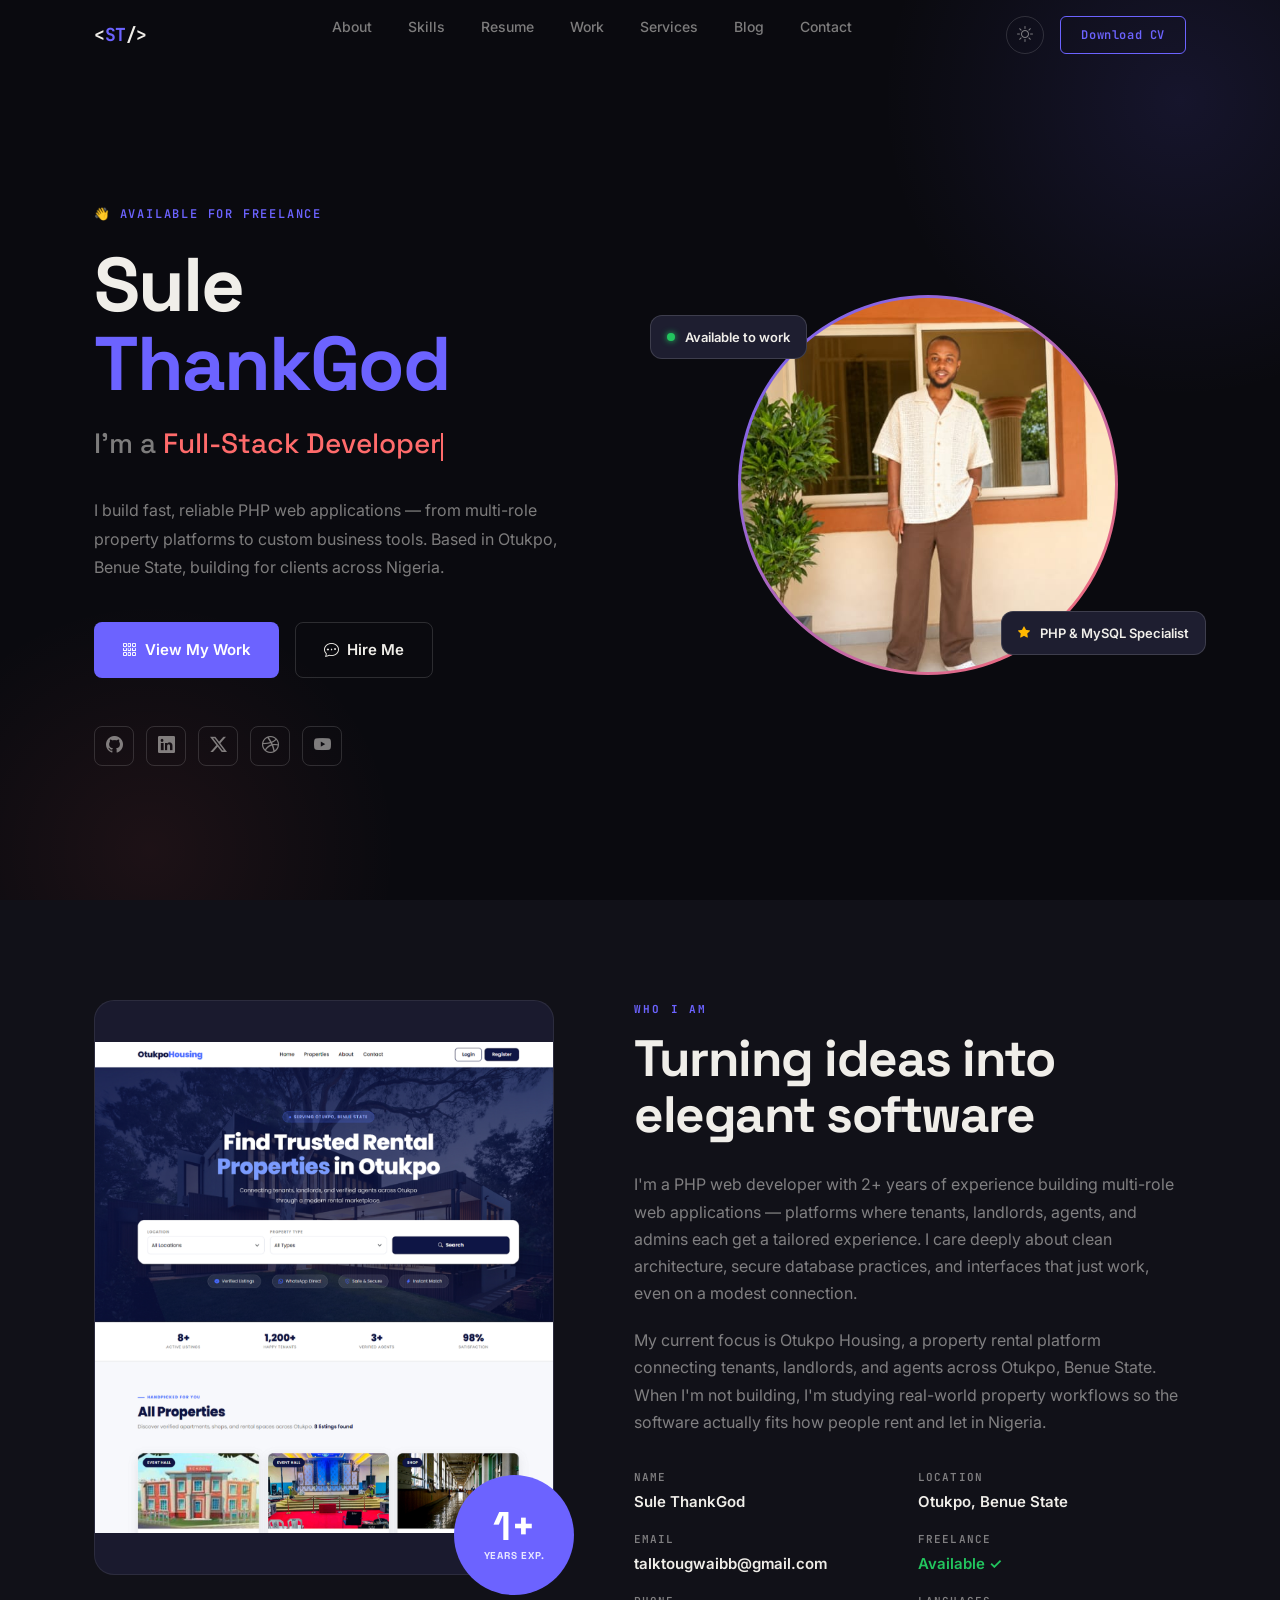
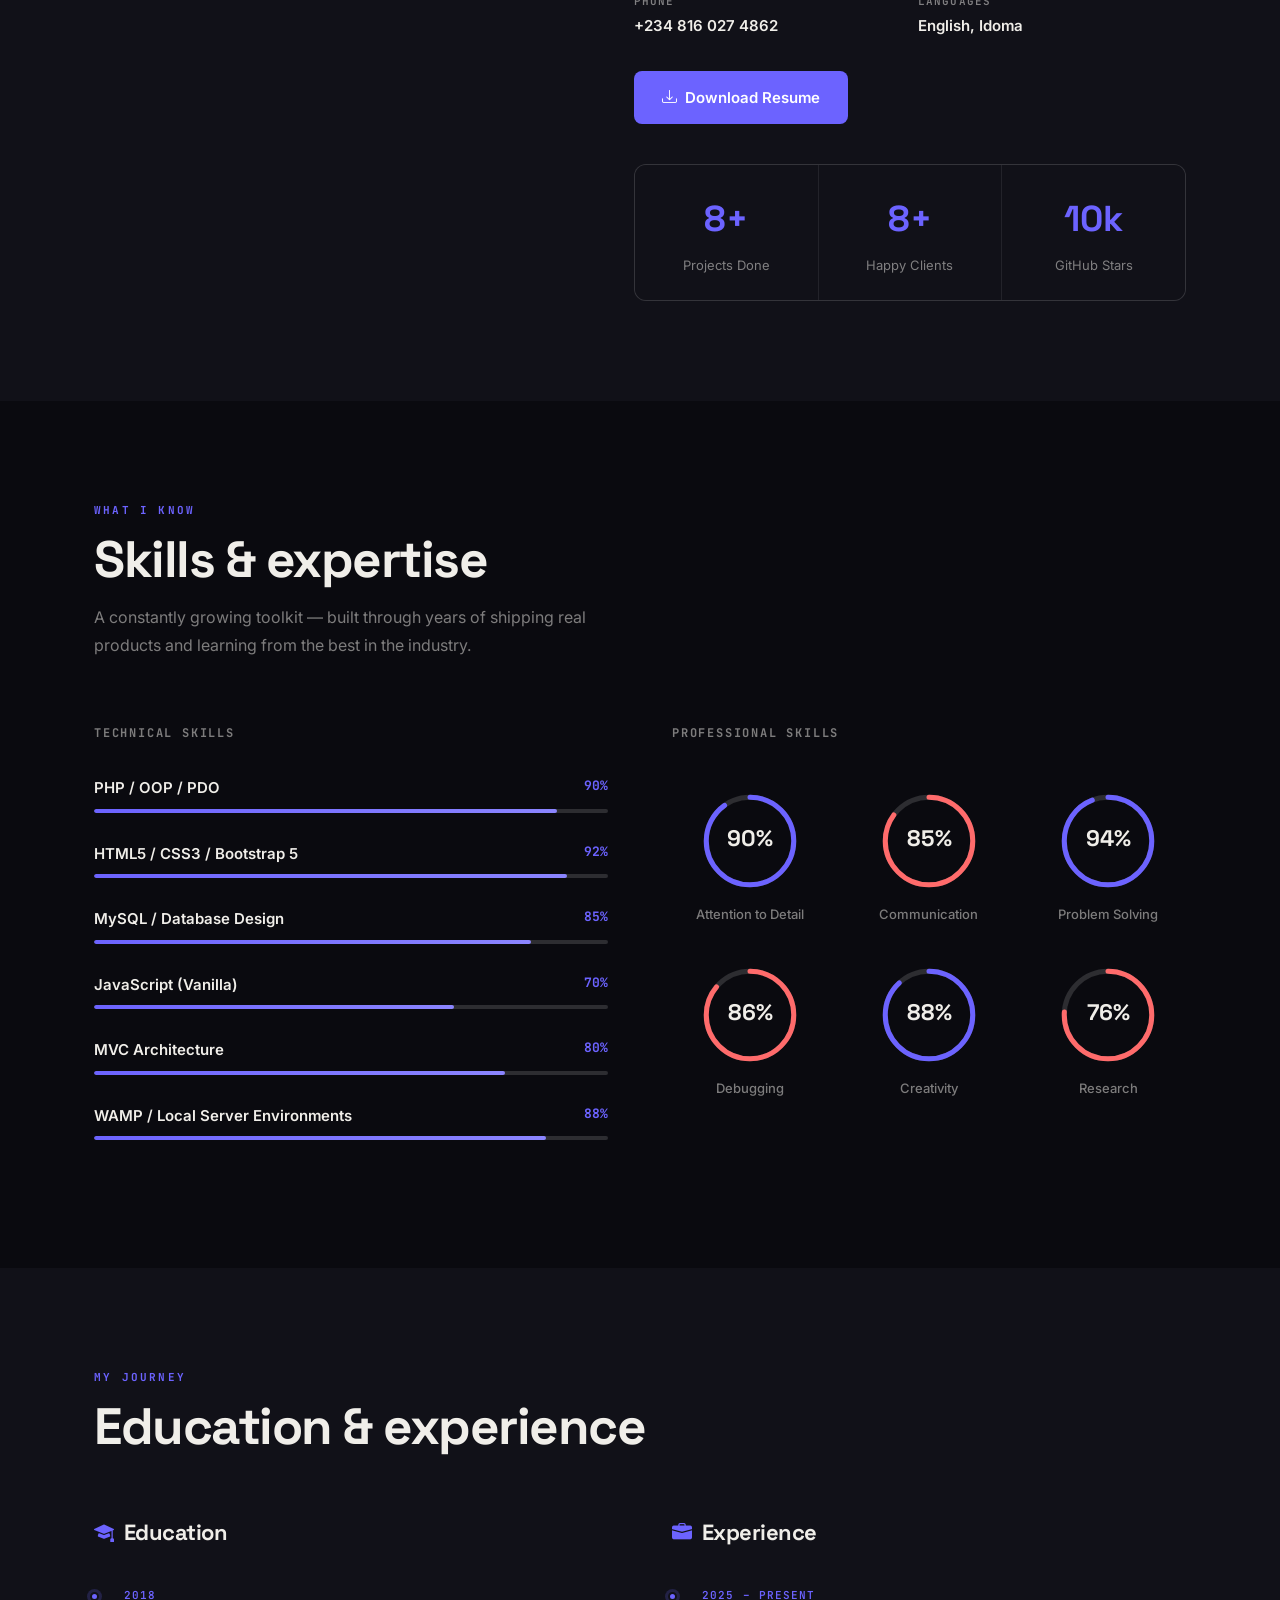
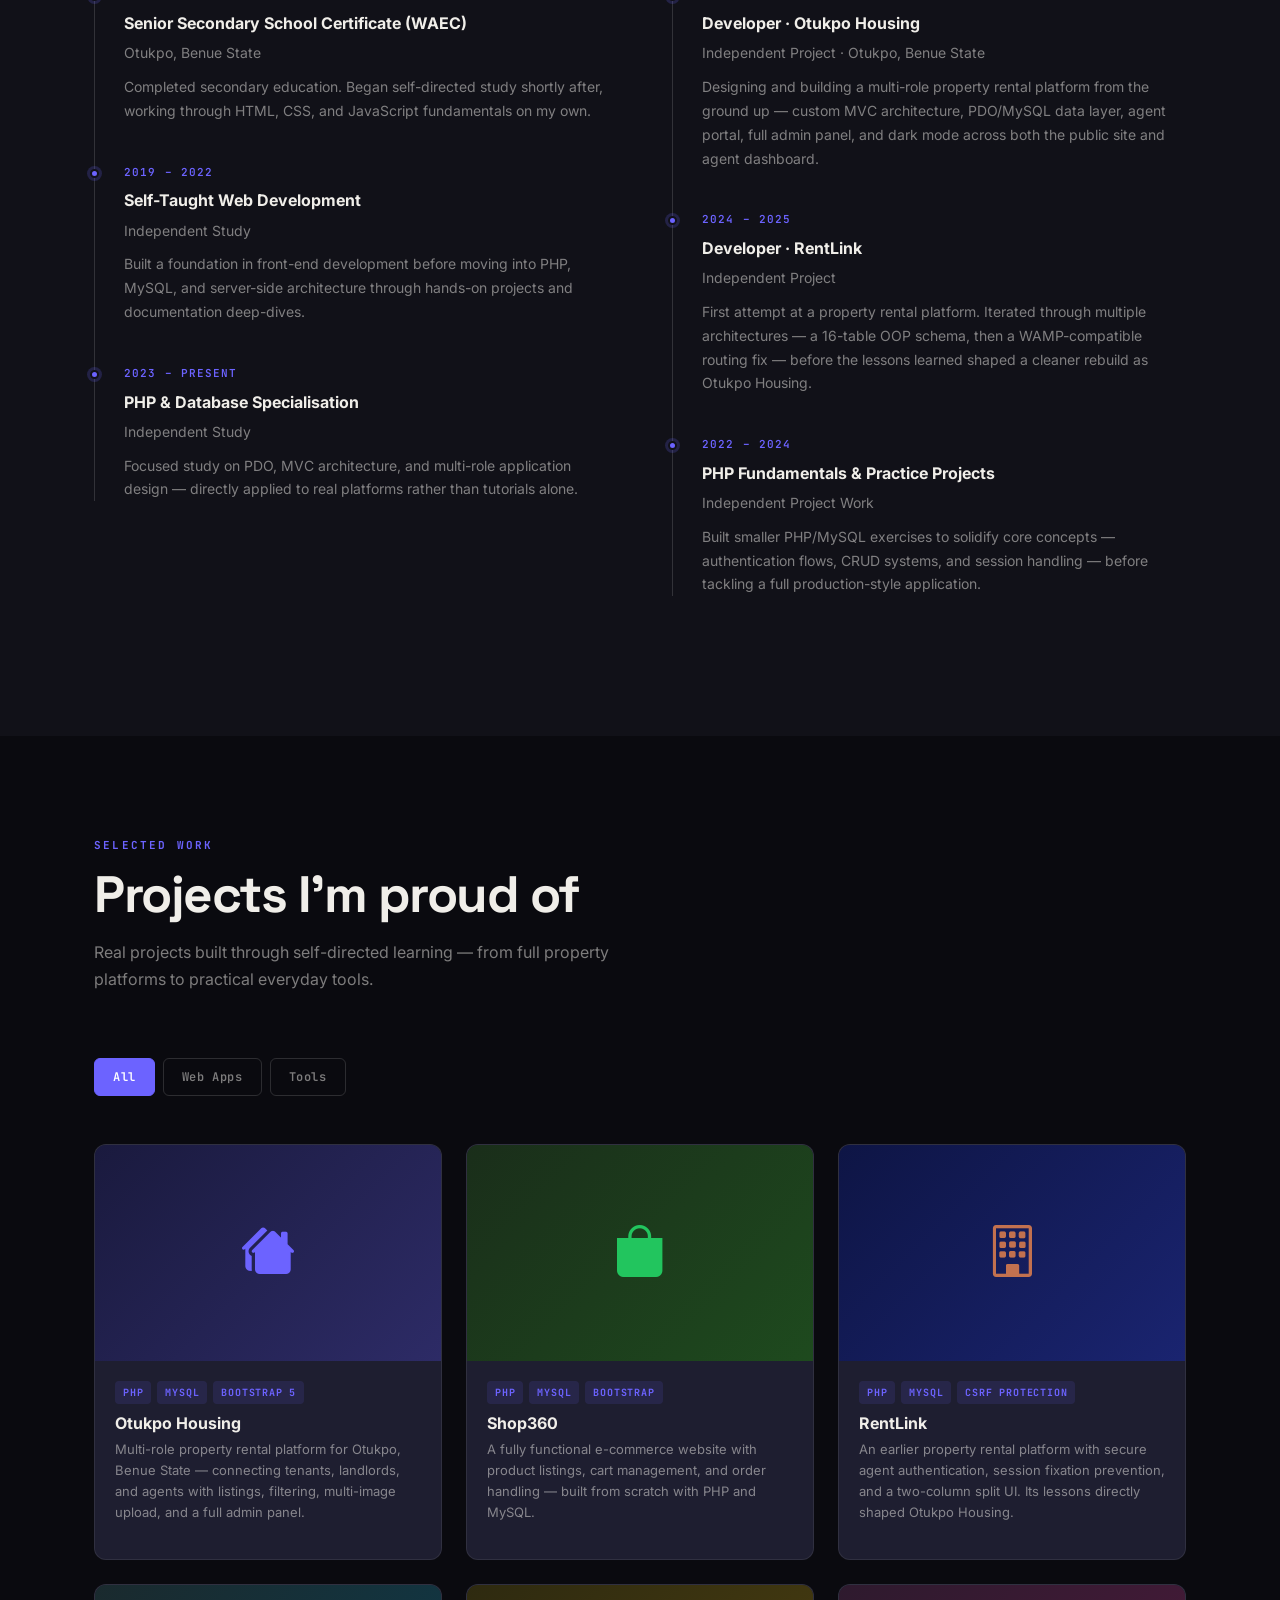
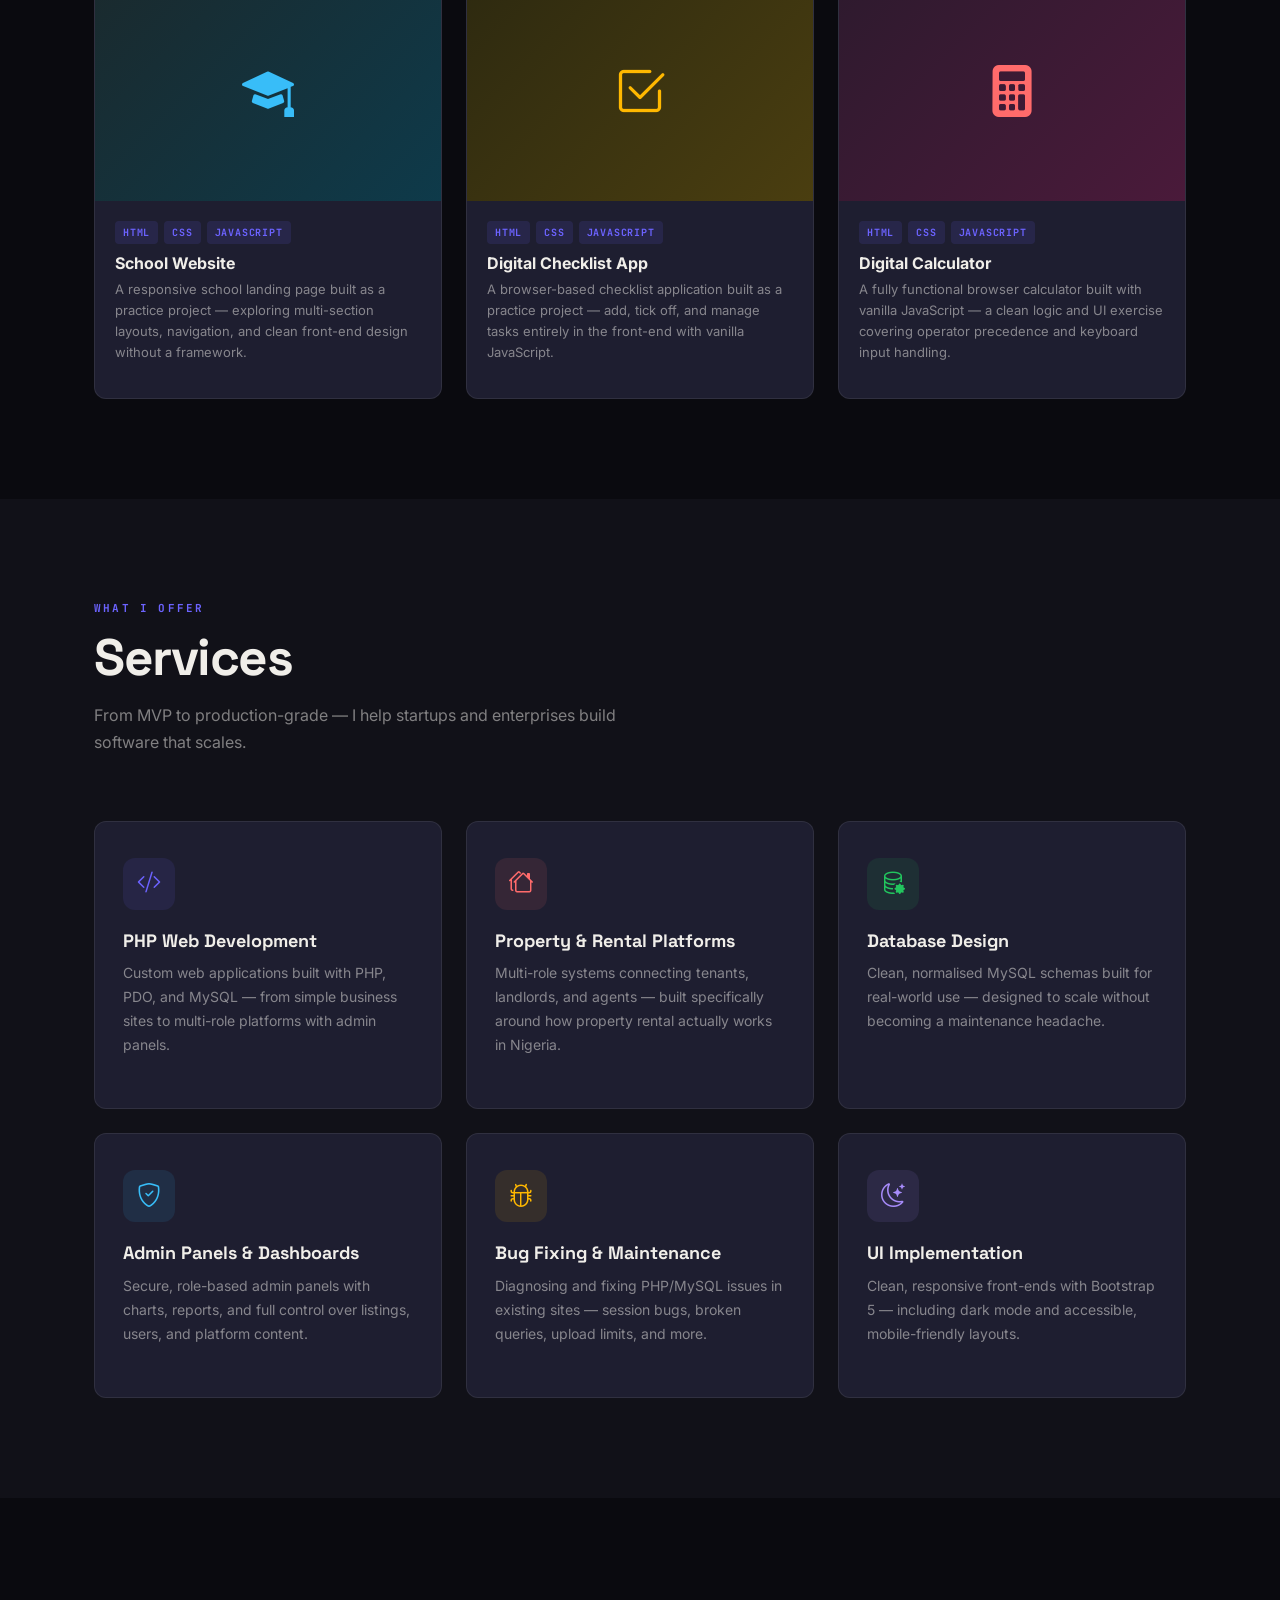
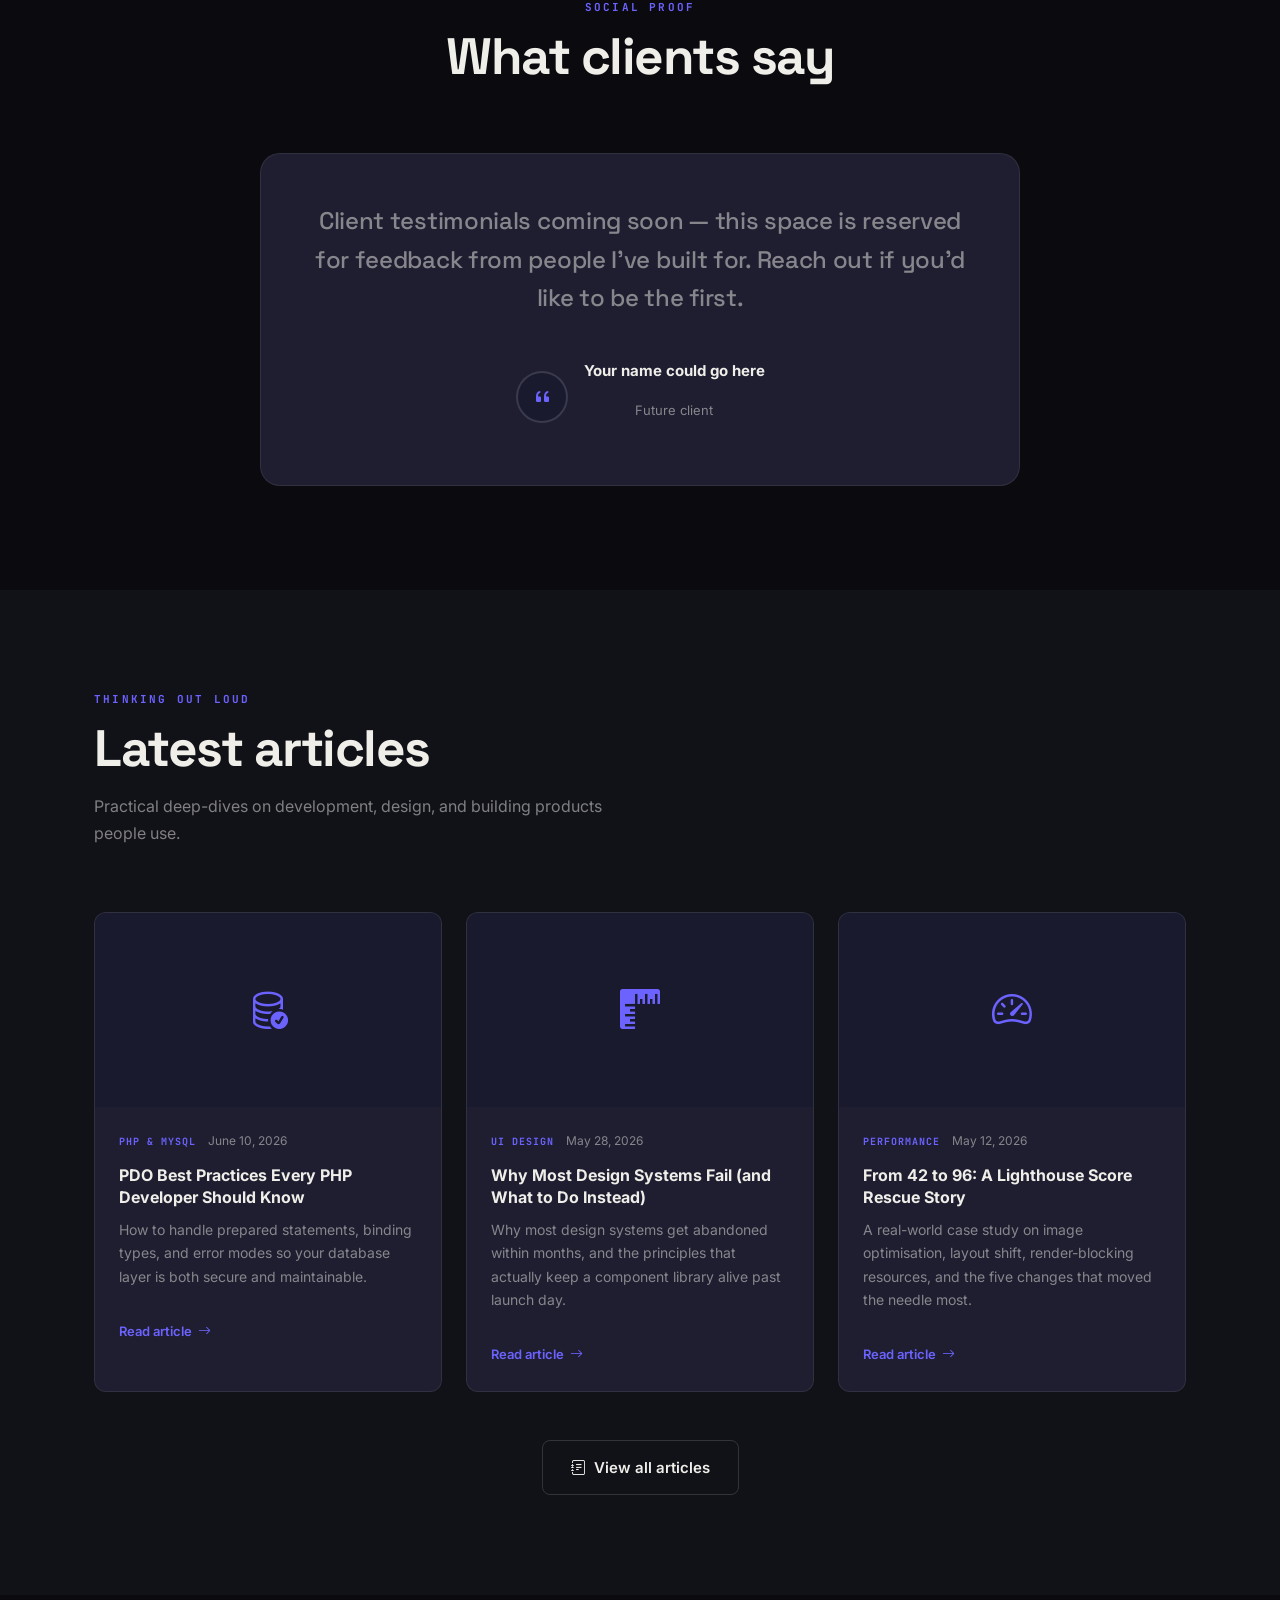
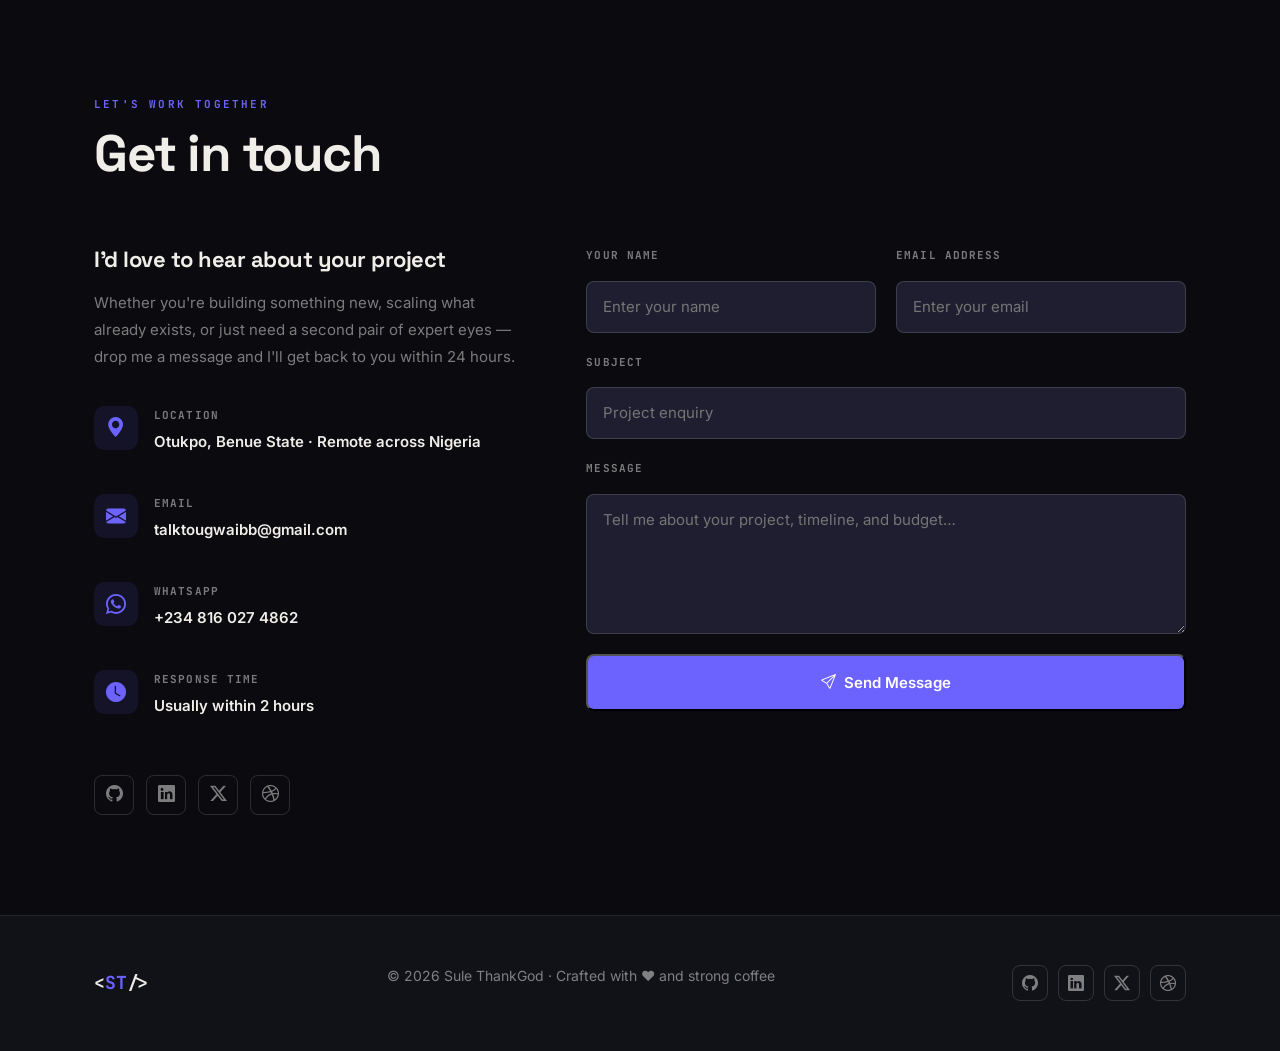
<file: index.html>
<!DOCTYPE html>
<html lang="en" data-theme="dark">
<head>
  <meta charset="UTF-8" />
  <meta name="viewport" content="width=device-width, initial-scale=1.0" />
  <meta name="description" content="Sule ThankGod — PHP Web Developer building multi-role property platforms for Otukpo, Benue State and beyond." />
  <title>Sule ThankGod · Portfolio</title>

  <!-- Fonts -->
  <link rel="preconnect" href="https://fonts.googleapis.com" />
  <link rel="preconnect" href="https://fonts.gstatic.com" crossorigin />
  <link href="https://fonts.googleapis.com/css2?family=Space+Grotesk:wght@400;500;600;700&family=Inter:wght@400;500;600&family=JetBrains+Mono:wght@400;600;700&display=swap" rel="stylesheet" />

  <!-- Bootstrap Icons -->
  <link rel="stylesheet" href="https://cdn.jsdelivr.net/npm/bootstrap-icons@1.11.3/font/bootstrap-icons.min.css" />

  <!-- Bootstrap 5 -->
  <link rel="stylesheet" href="https://cdn.jsdelivr.net/npm/bootstrap@5.3.2/dist/css/bootstrap.min.css" />

  <!-- Custom CSS -->
  <link rel="stylesheet" href="assets/css/style.css" />
</head>
<body>

<!-- ============================================================ NAVBAR -->
<nav id="navbar">
  <div class="container nav-inner">
    <a href="#hero" class="nav-logo">&lt;<span>ST</span>/&gt;</a>

    <ul class="nav-links">
      <li><a href="#about">About</a></li>
      <li><a href="#skills">Skills</a></li>
      <li><a href="#resume">Resume</a></li>
      <li><a href="#portfolio">Work</a></li>
      <li><a href="#services">Services</a></li>
      <li><a href="#blog">Blog</a></li>
      <li><a href="#contact">Contact</a></li>
    </ul>

    <div class="nav-right">
      <button class="theme-btn" id="theme-btn" aria-label="Toggle theme">
        <i class="bi bi-sun"></i>
      </button>
      <a href="assets/downloads/resume.pdf" download class="nav-cta">Download CV</a>
      <button class="hamburger" id="hamburger" aria-label="Open menu">
        <span></span><span></span><span></span>
      </button>
    </div>
  </div>
</nav>

<!-- Mobile Nav Drawer -->
<div class="nav-overlay" id="nav-overlay"></div>
<nav class="mobile-nav" id="mobile-nav">
  <button class="mobile-nav-close" id="mobile-nav-close" aria-label="Close menu">
    <i class="bi bi-x-lg"></i>
  </button>
  <a href="#about" data-section="about">About</a>
  <a href="#skills" data-section="skills">Skills</a>
  <a href="#resume" data-section="resume">Resume</a>
  <a href="#portfolio" data-section="portfolio">Work</a>
  <a href="#services" data-section="services">Services</a>
  <a href="#blog" data-section="blog">Blog</a>
  <a href="#contact" data-section="contact">Contact</a>
</nav>


<!-- ============================================================ HERO -->
<section id="hero">
  <div class="hero-decor"></div>
  <div class="container">
    <div class="hero-grid">

      <!-- Text -->
      <div>
        <p class="hero-label" data-aos="fade-up">👋 Available for freelance</p>
        <h1 class="hero-name" data-aos="fade-up" data-aos-delay="100">
          Sule<br><span class="last">ThankGod</span>
        </h1>
        <div class="hero-typed-wrap" data-aos="fade-up" data-aos-delay="200">
          I'm a <span id="typed-text"></span><span class="cursor"></span>
        </div>
        <p class="hero-bio" data-aos="fade-up" data-aos-delay="300">
          I build fast, reliable PHP web applications — from multi-role property platforms to custom business tools. Based in Otukpo, Benue State, building for clients across Nigeria.
        </p>
        <div class="hero-actions" data-aos="fade-up" data-aos-delay="380">
          <a href="#portfolio" class="btn-primary">
            <i class="bi bi-grid-3x3-gap"></i> View My Work
          </a>
          <a href="#contact" class="btn-outline">
            <i class="bi bi-chat-dots"></i> Hire Me
          </a>
        </div>
        <div class="hero-socials" data-aos="fade-up" data-aos-delay="440">
          <a href="#" aria-label="GitHub"><i class="bi bi-github"></i></a>
          <a href="#" aria-label="LinkedIn"><i class="bi bi-linkedin"></i></a>
          <a href="#" aria-label="Twitter / X"><i class="bi bi-twitter-x"></i></a>
          <a href="#" aria-label="Dribbble"><i class="bi bi-dribbble"></i></a>
          <a href="#" aria-label="YouTube"><i class="bi bi-youtube"></i></a>
        </div>
      </div>

      <!-- Image -->
      <div class="hero-img-wrap" data-aos="fade-left" data-aos-delay="200">
        <div class="hero-img-ring">
          <div class="hero-img-inner">
            <img src="assets/images/profile/photo1.jpeg" alt="Sule ThankGod" class="hero-img" />
            <!-- <i class="bi bi-person-bounding-box"></i> -->
          </div>
        </div>
        <div class="hero-badge badge-tl">
          <span class="dot"></span>
          Available to work
        </div>
        <div class="hero-badge badge-br">
          <i class="bi bi-star-fill" style="color:#FFB800;font-size:12px"></i>
          PHP &amp; MySQL Specialist
        </div>
      </div>

    </div>
  </div>
</section>


<!-- ============================================================ ABOUT -->
<section id="about" class="section-pad">
  <div class="container">
    <div class="about-grid">

      <!-- Image column -->
      <div data-aos="fade-right">
        <div class="about-img-wrap">
          <div class="about-img">
            <img src="assets/images/postfolio/screencapture-otukpohousing-ng-index-php-2026-06-19-15_28_13.png" alt="screenshot of a housing platform" />
            <!-- <i class="bi bi-person-video3"></i> -->
          </div>
          <div class="about-exp-badge">
            <span class="num"><span data-count="2" data-suffix="+">0+</span></span>
            <span class="label">Years Exp.</span>
          </div>
        </div>
      </div>

      <!-- Text column -->
      <div data-aos="fade-left">
        <div class="section-header" style="margin-bottom:28px">
          <p class="section-eyebrow">Who I am</p>
          <h2 class="section-title">Turning ideas into<br>elegant software</h2>
        </div>
        <div class="about-text">
          <p>I'm a PHP web developer with 2+ years of experience building multi-role web applications — platforms where tenants, landlords, agents, and admins each get a tailored experience. I care deeply about clean architecture, secure database practices, and interfaces that just work, even on a modest connection.</p>
          <p>My current focus is Otukpo Housing, a property rental platform connecting tenants, landlords, and agents across Otukpo, Benue State. When I'm not building, I'm studying real-world property workflows so the software actually fits how people rent and let in Nigeria.</p>

          <div class="about-info-grid">
            <div class="about-info-item">
              <span class="about-info-label">Name</span>
              <span class="about-info-value">Sule ThankGod</span>
            </div>
            <div class="about-info-item">
              <span class="about-info-label">Location</span>
              <span class="about-info-value">Otukpo, Benue State</span>
            </div>
            <div class="about-info-item">
              <span class="about-info-label">Email</span>
              <span class="about-info-value">talktougwaibb@gmail.com</span>
            </div>
            <div class="about-info-item">
              <span class="about-info-label">Freelance</span>
              <span class="about-info-value" style="color:#22c55e">Available ✓</span>
            </div>
            <div class="about-info-item">
              <span class="about-info-label">Phone</span>
              <span class="about-info-value">+234 816 027 4862</span>
            </div>
            <div class="about-info-item">
              <span class="about-info-label">Languages</span>
              <span class="about-info-value">English, Idoma</span>
            </div>
          </div>

          <a href="assets/downloads/resume.pdf" download class="btn-primary" style="width:fit-content">
            <i class="bi bi-download"></i> Download Resume
          </a>
        </div>

        <div class="about-stats">
          <div class="about-stat">
            <div class="num" data-count="10" data-suffix="+">0+</div>
            <div class="label">Projects Done</div>
          </div>
          <div class="about-stat">
            <div class="num" data-count="10" data-suffix="+">0+</div>
            <div class="label">Happy Clients</div>
          </div>
          <div class="about-stat">
            <div class="num" data-count="12" data-suffix="k">0k</div>
            <div class="label">GitHub Stars</div>
          </div>
        </div>
      </div>

    </div>
  </div>
</section>


<!-- ============================================================ SKILLS -->
<section id="skills" class="section-pad">
  <div class="container">
    <div class="section-header" data-aos="fade-up">
      <p class="section-eyebrow">What I know</p>
      <h2 class="section-title">Skills &amp; expertise</h2>
      <p class="section-sub">A constantly growing toolkit — built through years of shipping real products and learning from the best in the industry.</p>
    </div>

    <div class="skills-layout">

      <!-- Technical skills (bar) -->
      <div data-aos="fade-right">
        <p class="skill-group-title">Technical Skills</p>

        <div class="skill-item">
          <div class="skill-header">
            <span class="skill-name">PHP / OOP / PDO</span>
            <span class="skill-pct">90%</span>
          </div>
          <div class="skill-bar"><div class="skill-fill" data-pct="90"></div></div>
        </div>

        <div class="skill-item">
          <div class="skill-header">
            <span class="skill-name">HTML5 / CSS3 / Bootstrap 5</span>
            <span class="skill-pct">92%</span>
          </div>
          <div class="skill-bar"><div class="skill-fill" data-pct="92"></div></div>
        </div>

        <div class="skill-item">
          <div class="skill-header">
            <span class="skill-name">MySQL / Database Design</span>
            <span class="skill-pct">85%</span>
          </div>
          <div class="skill-bar"><div class="skill-fill" data-pct="85"></div></div>
        </div>

        <div class="skill-item">
          <div class="skill-header">
            <span class="skill-name">JavaScript (Vanilla)</span>
            <span class="skill-pct">70%</span>
          </div>
          <div class="skill-bar"><div class="skill-fill" data-pct="70"></div></div>
        </div>

        <div class="skill-item">
          <div class="skill-header">
            <span class="skill-name">MVC Architecture</span>
            <span class="skill-pct">80%</span>
          </div>
          <div class="skill-bar"><div class="skill-fill" data-pct="80"></div></div>
        </div>

        <div class="skill-item">
          <div class="skill-header">
            <span class="skill-name">WAMP / Local Server Environments</span>
            <span class="skill-pct">88%</span>
          </div>
          <div class="skill-bar"><div class="skill-fill" data-pct="88"></div></div>
        </div>
      </div>

      <!-- Professional skills (circular) -->
      <div data-aos="fade-left">
        <p class="skill-group-title">Professional Skills</p>

        <div class="circular-skills">

          <!-- Attention to Detail -->
          <div class="circular-item">
            <svg class="circular-chart" viewBox="0 0 80 80">
              <circle class="circular-bg" cx="40" cy="40" r="35"/>
              <circle class="circular-arc" cx="40" cy="40" r="35" data-pct="90"/>
              <text class="circular-label" x="40" y="44" text-anchor="middle" font-family="Space Grotesk" font-size="14" font-weight="700" fill="currentColor">90%</text>
            </svg>
            <p class="circular-sublabel">Attention to Detail</p>
          </div>

          <!-- Communication -->
          <div class="circular-item">
            <svg class="circular-chart" viewBox="0 0 80 80">
              <circle class="circular-bg" cx="40" cy="40" r="35"/>
              <circle class="circular-arc" cx="40" cy="40" r="35" data-pct="85" style="stroke:#FF6B6B"/>
              <text class="circular-label" x="40" y="44" text-anchor="middle" font-family="Space Grotesk" font-size="14" font-weight="700" fill="currentColor">85%</text>
            </svg>
            <p class="circular-sublabel">Communication</p>
          </div>

          <!-- Problem Solving -->
          <div class="circular-item">
            <svg class="circular-chart" viewBox="0 0 80 80">
              <circle class="circular-bg" cx="40" cy="40" r="35"/>
              <circle class="circular-arc" cx="40" cy="40" r="35" data-pct="94"/>
              <text class="circular-label" x="40" y="44" text-anchor="middle" font-family="Space Grotesk" font-size="14" font-weight="700" fill="currentColor">94%</text>
            </svg>
            <p class="circular-sublabel">Problem Solving</p>
          </div>

          <!-- Debugging -->
          <div class="circular-item">
            <svg class="circular-chart" viewBox="0 0 80 80">
              <circle class="circular-bg" cx="40" cy="40" r="35"/>
              <circle class="circular-arc" cx="40" cy="40" r="35" data-pct="86" style="stroke:#FF6B6B"/>
              <text class="circular-label" x="40" y="44" text-anchor="middle" font-family="Space Grotesk" font-size="14" font-weight="700" fill="currentColor">86%</text>
            </svg>
            <p class="circular-sublabel">Debugging</p>
          </div>

          <!-- Creativity -->
          <div class="circular-item">
            <svg class="circular-chart" viewBox="0 0 80 80">
              <circle class="circular-bg" cx="40" cy="40" r="35"/>
              <circle class="circular-arc" cx="40" cy="40" r="35" data-pct="88"/>
              <text class="circular-label" x="40" y="44" text-anchor="middle" font-family="Space Grotesk" font-size="14" font-weight="700" fill="currentColor">88%</text>
            </svg>
            <p class="circular-sublabel">Creativity</p>
          </div>

          <!-- Research -->
          <div class="circular-item">
            <svg class="circular-chart" viewBox="0 0 80 80">
              <circle class="circular-bg" cx="40" cy="40" r="35"/>
              <circle class="circular-arc" cx="40" cy="40" r="35" data-pct="76" style="stroke:#FF6B6B"/>
              <text class="circular-label" x="40" y="44" text-anchor="middle" font-family="Space Grotesk" font-size="14" font-weight="700" fill="currentColor">76%</text>
            </svg>
            <p class="circular-sublabel">Research</p>
          </div>

        </div>
      </div>

    </div>
  </div>
</section>


<!-- ============================================================ RESUME -->
<section id="resume" class="section-pad">
  <div class="container">
    <div class="section-header" data-aos="fade-up">
      <p class="section-eyebrow">My journey</p>
      <h2 class="section-title">Education &amp; experience</h2>
    </div>

    <div class="resume-cols">

      <!-- Education -->
      <div data-aos="fade-right">
        <h3 class="resume-col-title">
          <i class="bi bi-mortarboard-fill"></i> Education
        </h3>
        <div class="timeline">

          <div class="timeline-item">
            <p class="timeline-period">2018</p>
            <p class="timeline-role">Senior Secondary School Certificate (WAEC)</p>
            <p class="timeline-org">Otukpo, Benue State</p>
            <p class="timeline-desc">Completed secondary education. Began self-directed study shortly after, working through HTML, CSS, and JavaScript fundamentals on my own.</p>
          </div>

          <div class="timeline-item">
            <p class="timeline-period">2019 – 2022</p>
            <p class="timeline-role">Self-Taught Web Development</p>
            <p class="timeline-org">Independent Study</p>
            <p class="timeline-desc">Built a foundation in front-end development before moving into PHP, MySQL, and server-side architecture through hands-on projects and documentation deep-dives.</p>
          </div>

          <div class="timeline-item">
            <p class="timeline-period">2023 – Present</p>
            <p class="timeline-role">PHP &amp; Database Specialisation</p>
            <p class="timeline-org">Independent Study</p>
            <p class="timeline-desc">Focused study on PDO, MVC architecture, and multi-role application design — directly applied to real platforms rather than tutorials alone.</p>
          </div>

        </div>
      </div>

      <!-- Experience -->
      <div data-aos="fade-left">
        <h3 class="resume-col-title">
          <i class="bi bi-briefcase-fill"></i> Experience
        </h3>
        <div class="timeline">

          <div class="timeline-item">
            <p class="timeline-period">2025 – Present</p>
            <p class="timeline-role">Developer · Otukpo Housing</p>
            <p class="timeline-org">Independent Project · Otukpo, Benue State</p>
            <p class="timeline-desc">Designing and building a multi-role property rental platform from the ground up — custom MVC architecture, PDO/MySQL data layer, agent portal, full admin panel, and dark mode across both the public site and agent dashboard.</p>
          </div>

          <div class="timeline-item">
            <p class="timeline-period">2024 – 2025</p>
            <p class="timeline-role">Developer · RentLink</p>
            <p class="timeline-org">Independent Project</p>
            <p class="timeline-desc">First attempt at a property rental platform. Iterated through multiple architectures — a 16-table OOP schema, then a WAMP-compatible routing fix — before the lessons learned shaped a cleaner rebuild as Otukpo Housing.</p>
          </div>

          <div class="timeline-item">
            <p class="timeline-period">2022 – 2024</p>
            <p class="timeline-role">PHP Fundamentals &amp; Practice Projects</p>
            <p class="timeline-org">Independent Project Work</p>
            <p class="timeline-desc">Built smaller PHP/MySQL exercises to solidify core concepts — authentication flows, CRUD systems, and session handling — before tackling a full production-style application.</p>
          </div>

        </div>
      </div>

    </div>
  </div>
</section>


<!-- ============================================================ PORTFOLIO -->
<section id="portfolio" class="section-pad">
  <div class="container">
    <div class="section-header" data-aos="fade-up">
      <p class="section-eyebrow">Selected work</p>
      <h2 class="section-title">Projects I'm proud of</h2>
      <p class="section-sub">Real projects built through self-directed learning — from full property platforms to practical everyday tools.</p>
    </div>

    <div class="portfolio-filters" data-aos="fade-up" data-aos-delay="100">
      <button class="filter-btn active" data-filter="all">All</button>
      <button class="filter-btn" data-filter="web">Web Apps</button>
      <button class="filter-btn" data-filter="tool">Tools</button>
    </div>

    <div class="portfolio-grid">

      <!-- Card 1: Otukpo Housing -->
      <div class="portfolio-card" data-cat="web" data-aos="fade-up" data-aos-delay="100">
        <div class="portfolio-thumb" style="background: linear-gradient(135deg,#1a1a3e,#2d2b66)">
          <i class="bi bi-houses-fill" style="font-size:52px;color:#6C63FF"></i>
          <div class="portfolio-overlay">
            <a href="https://github.com/Elonyized/otukpo_housing" target="_blank" rel="noopener" aria-label="GitHub"><i class="bi bi-github"></i></a>
          </div>
        </div>
        <div class="portfolio-info">
          <div class="portfolio-tags">
            <span class="portfolio-tag">PHP</span>
            <span class="portfolio-tag">MySQL</span>
            <span class="portfolio-tag">Bootstrap 5</span>
          </div>
          <h3 class="portfolio-title">Otukpo Housing</h3>
          <p class="portfolio-desc">Multi-role property rental platform for Otukpo, Benue State — connecting tenants, landlords, and agents with listings, filtering, multi-image upload, and a full admin panel.</p>
        </div>
      </div>

      <!-- Card 2: Shop360 -->
      <div class="portfolio-card" data-cat="web" data-aos="fade-up" data-aos-delay="160">
        <div class="portfolio-thumb" style="background: linear-gradient(135deg,#1a2e1a,#1e4a1e)">
          <i class="bi bi-bag-fill" style="font-size:52px;color:#22c55e"></i>
          <div class="portfolio-overlay">
            <a href="https://github.com/Elonyized/shop360" target="_blank" rel="noopener" aria-label="GitHub"><i class="bi bi-github"></i></a>
          </div>
        </div>
        <div class="portfolio-info">
          <div class="portfolio-tags">
            <span class="portfolio-tag">PHP</span>
            <span class="portfolio-tag">MySQL</span>
            <span class="portfolio-tag">Bootstrap</span>
          </div>
          <h3 class="portfolio-title">Shop360</h3>
          <p class="portfolio-desc">A fully functional e-commerce website with product listings, cart management, and order handling — built from scratch with PHP and MySQL.</p>
        </div>
      </div>

      <!-- Card 3: RentLink -->
      <div class="portfolio-card" data-cat="web" data-aos="fade-up" data-aos-delay="220">
        <div class="portfolio-thumb" style="background: linear-gradient(135deg,#0e1545,#1a2470)">
          <i class="bi bi-building" style="font-size:52px;color:#C2714F"></i>
          <div class="portfolio-overlay">
            <a href="https://github.com/Elonyized/otukpo_housing" target="_blank" rel="noopener" aria-label="GitHub"><i class="bi bi-github"></i></a>
          </div>
        </div>
        <div class="portfolio-info">
          <div class="portfolio-tags">
            <span class="portfolio-tag">PHP</span>
            <span class="portfolio-tag">MySQL</span>
            <span class="portfolio-tag">CSRF Protection</span>
          </div>
          <h3 class="portfolio-title">RentLink</h3>
          <p class="portfolio-desc">An earlier property rental platform with secure agent authentication, session fixation prevention, and a two-column split UI. Its lessons directly shaped Otukpo Housing.</p>
        </div>
      </div>

      <!-- Card 4: My School Website -->
      <div class="portfolio-card" data-cat="web" data-aos="fade-up" data-aos-delay="100">
        <div class="portfolio-thumb" style="background: linear-gradient(135deg,#1a2a2e,#0e3a4a)">
          <i class="bi bi-mortarboard-fill" style="font-size:52px;color:#38bdf8"></i>
          <div class="portfolio-overlay">
            <a href="https://github.com/Elonyized/My-School-Website" target="_blank" rel="noopener" aria-label="GitHub"><i class="bi bi-github"></i></a>
          </div>
        </div>
        <div class="portfolio-info">
          <div class="portfolio-tags">
            <span class="portfolio-tag">HTML</span>
            <span class="portfolio-tag">CSS</span>
            <span class="portfolio-tag">JavaScript</span>
          </div>
          <h3 class="portfolio-title">School Website</h3>
          <p class="portfolio-desc">A responsive school landing page built as a practice project — exploring multi-section layouts, navigation, and clean front-end design without a framework.</p>
        </div>
      </div>

      <!-- Card 5: Digital Checklist -->
      <div class="portfolio-card" data-cat="tool" data-aos="fade-up" data-aos-delay="160">
        <div class="portfolio-thumb" style="background: linear-gradient(135deg,#2e2a10,#4a3e10)">
          <i class="bi bi-check2-square" style="font-size:52px;color:#FFB800"></i>
          <div class="portfolio-overlay">
            <a href="https://github.com/Elonyized/Digital-checklist-application" target="_blank" rel="noopener" aria-label="GitHub"><i class="bi bi-github"></i></a>
          </div>
        </div>
        <div class="portfolio-info">
          <div class="portfolio-tags">
            <span class="portfolio-tag">HTML</span>
            <span class="portfolio-tag">CSS</span>
            <span class="portfolio-tag">JavaScript</span>
          </div>
          <h3 class="portfolio-title">Digital Checklist App</h3>
          <p class="portfolio-desc">A browser-based checklist application built as a practice project — add, tick off, and manage tasks entirely in the front-end with vanilla JavaScript.</p>
        </div>
      </div>

      <!-- Card 6: Digital Calculator -->
      <div class="portfolio-card" data-cat="tool" data-aos="fade-up" data-aos-delay="220">
        <div class="portfolio-thumb" style="background: linear-gradient(135deg,#2e1a2e,#4a1a3a)">
          <i class="bi bi-calculator-fill" style="font-size:52px;color:#FF6B6B"></i>
          <div class="portfolio-overlay">
            <a href="https://github.com/Elonyized/Digital-Calculator" target="_blank" rel="noopener" aria-label="GitHub"><i class="bi bi-github"></i></a>
          </div>
        </div>
        <div class="portfolio-info">
          <div class="portfolio-tags">
            <span class="portfolio-tag">HTML</span>
            <span class="portfolio-tag">CSS</span>
            <span class="portfolio-tag">JavaScript</span>
          </div>
          <h3 class="portfolio-title">Digital Calculator</h3>
          <p class="portfolio-desc">A fully functional browser calculator built with vanilla JavaScript — a clean logic and UI exercise covering operator precedence and keyboard input handling.</p>
        </div>
      </div>

    </div>
  </div>
</section>



<!-- ============================================================ SERVICES -->
<section id="services" class="section-pad">
  <div class="container">
    <div class="section-header" data-aos="fade-up">
      <p class="section-eyebrow">What I offer</p>
      <h2 class="section-title">Services</h2>
      <p class="section-sub">From MVP to production-grade — I help startups and enterprises build software that scales.</p>
    </div>

    <div class="services-grid">

      <div class="service-card" data-aos="fade-up" data-aos-delay="60">
        <div class="service-icon"><i class="bi bi-code-slash"></i></div>
        <h3 class="service-title">PHP Web Development</h3>
        <p class="service-desc">Custom web applications built with PHP, PDO, and MySQL — from simple business sites to multi-role platforms with admin panels.</p>
      </div>

      <div class="service-card" data-aos="fade-up" data-aos-delay="120">
        <div class="service-icon" style="background:rgba(255,107,107,0.1)"><i class="bi bi-houses" style="color:var(--accent)"></i></div>
        <h3 class="service-title">Property &amp; Rental Platforms</h3>
        <p class="service-desc">Multi-role systems connecting tenants, landlords, and agents — built specifically around how property rental actually works in Nigeria.</p>
      </div>

      <div class="service-card" data-aos="fade-up" data-aos-delay="180">
        <div class="service-icon" style="background:rgba(34,197,94,0.1)"><i class="bi bi-database-gear" style="color:#22c55e"></i></div>
        <h3 class="service-title">Database Design</h3>
        <p class="service-desc">Clean, normalised MySQL schemas built for real-world use — designed to scale without becoming a maintenance headache.</p>
      </div>

      <div class="service-card" data-aos="fade-up" data-aos-delay="60">
        <div class="service-icon" style="background:rgba(56,189,248,0.1)"><i class="bi bi-shield-check" style="color:#38bdf8"></i></div>
        <h3 class="service-title">Admin Panels &amp; Dashboards</h3>
        <p class="service-desc">Secure, role-based admin panels with charts, reports, and full control over listings, users, and platform content.</p>
      </div>

      <div class="service-card" data-aos="fade-up" data-aos-delay="120">
        <div class="service-icon" style="background:rgba(255,184,0,0.1)"><i class="bi bi-bug" style="color:#FFB800"></i></div>
        <h3 class="service-title">Bug Fixing &amp; Maintenance</h3>
        <p class="service-desc">Diagnosing and fixing PHP/MySQL issues in existing sites — session bugs, broken queries, upload limits, and more.</p>
      </div>

      <div class="service-card" data-aos="fade-up" data-aos-delay="180">
        <div class="service-icon" style="background:rgba(167,139,250,0.1)"><i class="bi bi-moon-stars" style="color:#a78bfa"></i></div>
        <h3 class="service-title">UI Implementation</h3>
        <p class="service-desc">Clean, responsive front-ends with Bootstrap 5 — including dark mode and accessible, mobile-friendly layouts.</p>
      </div>

    </div>
  </div>
</section>


<!-- ============================================================ TESTIMONIALS -->
<!-- TODO: Replace this placeholder with a real client/user testimonial once you have one. -->
<section id="testimonials" class="section-pad">
  <div class="container">
    <div class="section-header text-center" data-aos="fade-up" style="align-items:center">
      <p class="section-eyebrow">Social proof</p>
      <h2 class="section-title">What clients say</h2>
    </div>

    <div class="testimonials-slider" data-aos="fade-up" data-aos-delay="120">
      <div class="testimonials-track">

        <div class="testimonial-slide">
          <div class="testimonial-card">
            <p class="testimonial-text" style="color:var(--muted)">Client testimonials coming soon — this space is reserved for feedback from people I've built for. Reach out if you'd like to be the first.</p>
            <div class="testimonial-author">
              <div class="testimonial-avatar"><i class="bi bi-quote"></i></div>
              <div>
                <p class="testimonial-name">Your name could go here</p>
                <p class="testimonial-role">Future client</p>
              </div>
            </div>
          </div>
        </div>

      </div>
    </div>
  </div>
</section>



<!-- ============================================================ BLOG -->
<section id="blog" class="section-pad">
  <div class="container">
    <div class="section-header" data-aos="fade-up">
      <p class="section-eyebrow">Thinking out loud</p>
      <h2 class="section-title">Latest articles</h2>
      <p class="section-sub">Practical deep-dives on development, design, and building products people use.</p>
    </div>

    <div class="blog-grid">

      <article class="blog-card" data-aos="fade-up" data-aos-delay="80">
        <div class="blog-thumb">
          <i class="bi bi-database-check"></i>
        </div>
        <div class="blog-content">
          <div class="blog-meta">
            <span class="blog-cat">PHP &amp; MySQL</span>
            <span class="blog-date">June 10, 2026</span>
          </div>
          <h3 class="blog-title">PDO Best Practices Every PHP Developer Should Know</h3>
          <p class="blog-excerpt">How to handle prepared statements, binding types, and error modes so your database layer is both secure and maintainable.</p>
          <a href="blog/pdo-best-practices.html" class="blog-read-more">
            Read article <i class="bi bi-arrow-right"></i>
          </a>
        </div>
      </article>

      <article class="blog-card" data-aos="fade-up" data-aos-delay="160">
        <div class="blog-thumb">
          <i class="bi bi-rulers"></i>
        </div>
        <div class="blog-content">
          <div class="blog-meta">
            <span class="blog-cat">UI Design</span>
            <span class="blog-date">May 28, 2026</span>
          </div>
          <h3 class="blog-title">Why Most Design Systems Fail (and What to Do Instead)</h3>
          <p class="blog-excerpt">Why most design systems get abandoned within months, and the principles that actually keep a component library alive past launch day.</p>
          <a href="blog/design-systems.html" class="blog-read-more">
            Read article <i class="bi bi-arrow-right"></i>
          </a>
        </div>
      </article>

      <article class="blog-card" data-aos="fade-up" data-aos-delay="240">
        <div class="blog-thumb">
          <i class="bi bi-speedometer2"></i>
        </div>
        <div class="blog-content">
          <div class="blog-meta">
            <span class="blog-cat">Performance</span>
            <span class="blog-date">May 12, 2026</span>
          </div>
          <h3 class="blog-title">From 42 to 96: A Lighthouse Score Rescue Story</h3>
          <p class="blog-excerpt">A real-world case study on image optimisation, layout shift, render-blocking resources, and the five changes that moved the needle most.</p>
          <a href="blog/lighthouse-optimisation.html" class="blog-read-more">
            Read article <i class="bi bi-arrow-right"></i>
          </a>
        </div>
      </article>

    </div>

    <div style="text-align:center;margin-top:48px" data-aos="fade-up">
      <a href="blog/index.html" class="btn-outline">
        <i class="bi bi-journal-text"></i> View all articles
      </a>
    </div>
  </div>
</section>


<!-- ============================================================ CONTACT -->
<section id="contact" class="section-pad">
  <div class="container">
    <div class="section-header" data-aos="fade-up">
      <p class="section-eyebrow">Let's work together</p>
      <h2 class="section-title">Get in touch</h2>
    </div>

    <div class="contact-grid">

      <!-- Info -->
      <div data-aos="fade-right">
        <div class="contact-info">
          <h3>I'd love to hear about your project</h3>
          <p>Whether you're building something new, scaling what already exists, or just need a second pair of expert eyes — drop me a message and I'll get back to you within 24 hours.</p>
        </div>

        <div class="contact-items">
          <div class="contact-item">
            <div class="contact-icon"><i class="bi bi-geo-alt-fill"></i></div>
            <div>
              <p class="contact-item-label">Location</p>
              <p class="contact-item-value">Otukpo, Benue State · Remote across Nigeria</p>
            </div>
          </div>
          <div class="contact-item">
            <div class="contact-icon"><i class="bi bi-envelope-fill"></i></div>
            <div>
              <p class="contact-item-label">Email</p>
              <p class="contact-item-value">talktougwaibb@gmail.com</p>
            </div>
          </div>
          <div class="contact-item">
            <div class="contact-icon"><i class="bi bi-whatsapp"></i></div>
            <div>
              <p class="contact-item-label">WhatsApp</p>
              <p class="contact-item-value">+234 816 027 4862</p>
            </div>
          </div>
          <div class="contact-item">
            <div class="contact-icon"><i class="bi bi-clock-fill"></i></div>
            <div>
              <p class="contact-item-label">Response time</p>
              <p class="contact-item-value">Usually within 2 hours</p>
            </div>
          </div>
        </div>

        <div class="hero-socials">
          <a href="#" aria-label="GitHub"><i class="bi bi-github"></i></a>
          <a href="#" aria-label="LinkedIn"><i class="bi bi-linkedin"></i></a>
          <a href="#" aria-label="Twitter / X"><i class="bi bi-twitter-x"></i></a>
          <a href="#" aria-label="Dribbble"><i class="bi bi-dribbble"></i></a>
        </div>
      </div>

      <!-- Form -->
      <div data-aos="fade-left">
        <form id="contact-form" class="contact-form" novalidate>
          <div class="form-row">
            <div class="form-group">
              <label class="form-label" for="cf-name">Your name</label>
              <input class="form-input" id="cf-name" name="name" type="text" placeholder="Enter your name" required />
            </div>
            <div class="form-group">
              <label class="form-label" for="cf-email">Email address</label>
              <input class="form-input" id="cf-email" name="email" type="email" placeholder="Enter your email" required />
            </div>
          </div>
          <div class="form-group">
            <label class="form-label" for="cf-subject">Subject</label>
            <input class="form-input" id="cf-subject" name="subject" type="text" placeholder="Project enquiry" required />
          </div>
          <div class="form-group">
            <label class="form-label" for="cf-msg">Message</label>
            <textarea class="form-textarea" id="cf-msg" name="message" placeholder="Tell me about your project, timeline, and budget…" required></textarea>
          </div>
          <button type="submit" class="btn-primary" style="width:100%;justify-content:center">
            <i class="bi bi-send"></i> Send Message
          </button>
          <p id="form-msg" style="margin-top:12px;font-size:14px;text-align:center"></p>
        </form>
      </div>

    </div>
  </div>
</section>


<!-- ============================================================ FOOTER -->
<footer id="footer">
  <div class="container footer-inner">
    <span class="footer-logo">&lt;<span>ST</span>/&gt;</span>
    <p class="footer-copy">© 2026 Sule ThankGod · Crafted with ❤️ and strong coffee</p>
    <div class="footer-socials">
      <a href="#" aria-label="GitHub"><i class="bi bi-github"></i></a>
      <a href="#" aria-label="LinkedIn"><i class="bi bi-linkedin"></i></a>
      <a href="#" aria-label="Twitter / X"><i class="bi bi-twitter-x"></i></a>
      <a href="#" aria-label="Dribbble"><i class="bi bi-dribbble"></i></a>
    </div>
  </div>
</footer>

<!-- Back to top -->
<button id="back-top" aria-label="Back to top">
  <i class="bi bi-arrow-up"></i>
</button>


<!-- Scripts -->
<script src="https://cdn.jsdelivr.net/npm/bootstrap@5.3.2/dist/js/bootstrap.bundle.min.js"></script>
<script src="assets/js/main.js"></script>

</body>
</html>
</file>
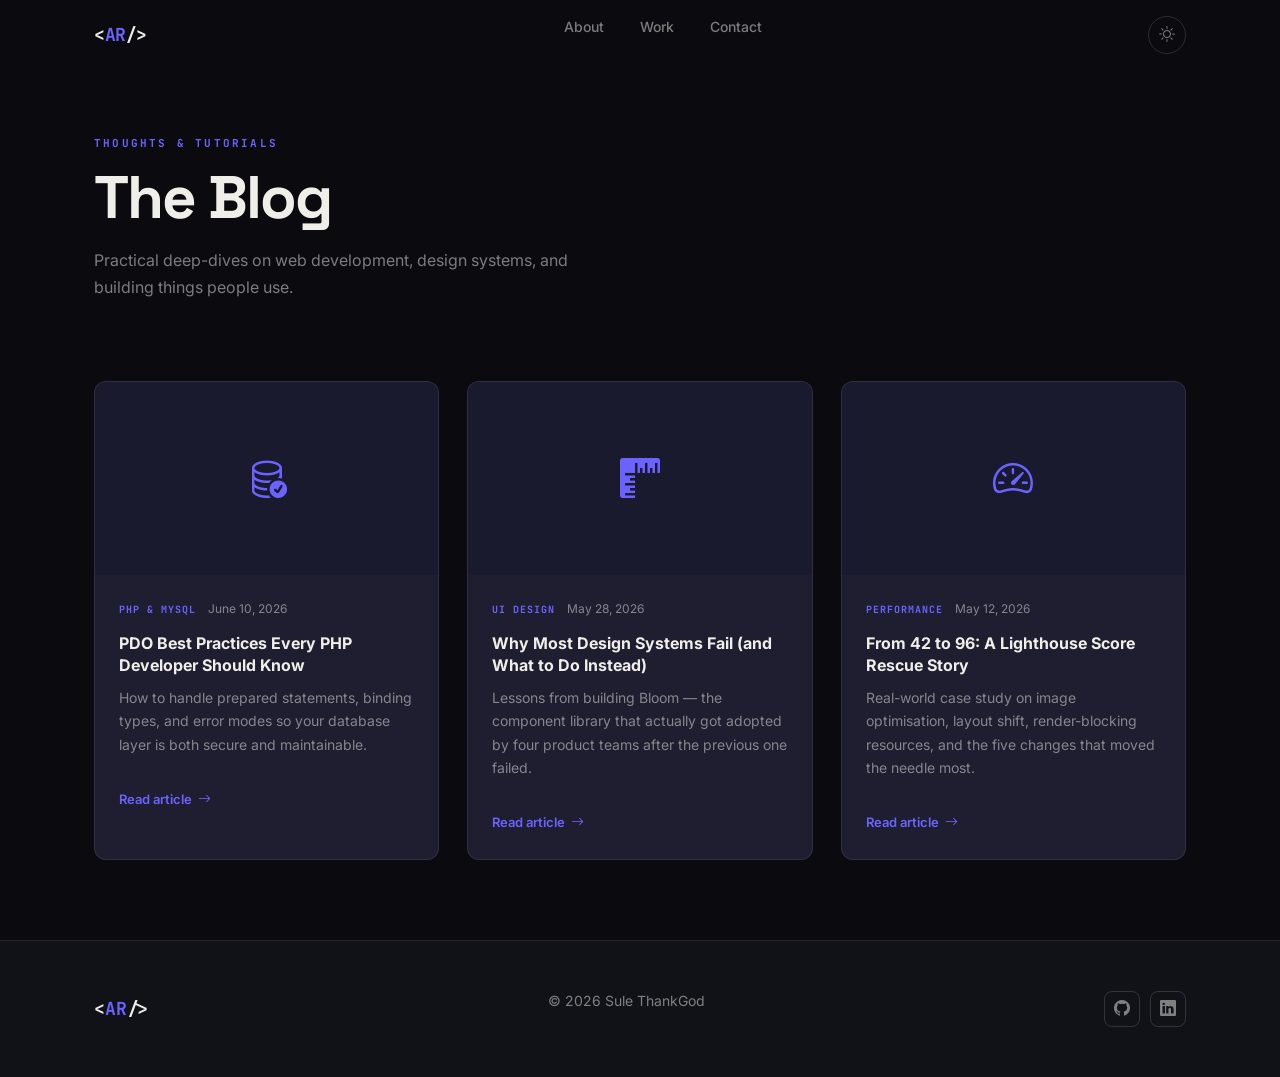
<file: blog/index.html>
<!DOCTYPE html>
<html lang="en" data-theme="dark">
<head>
  <meta charset="UTF-8" />
  <meta name="viewport" content="width=device-width, initial-scale=1.0" />
  <title>Blog · Sule ThankGod</title>
  <link rel="preconnect" href="https://fonts.googleapis.com" />
  <link rel="preconnect" href="https://fonts.gstatic.com" crossorigin />
  <link href="https://fonts.googleapis.com/css2?family=Space+Grotesk:wght@400;500;600;700&family=Inter:wght@400;500;600&family=JetBrains+Mono:wght@400;600;700&display=swap" rel="stylesheet" />
  <link rel="stylesheet" href="https://cdn.jsdelivr.net/npm/bootstrap-icons@1.11.3/font/bootstrap-icons.min.css" />
  <link rel="stylesheet" href="https://cdn.jsdelivr.net/npm/bootstrap@5.3.2/dist/css/bootstrap.min.css" />
  <link rel="stylesheet" href="../assets/css/style.css" />
  <style>
    .blog-hero { padding: calc(var(--nav-h) + 64px) 0 64px; }
    .blog-hero h1 { font-family: var(--display); font-size: clamp(32px,5vw,60px); font-weight:700; letter-spacing:-2px; line-height:1.1; }
    .post-grid { display:grid; grid-template-columns: repeat(auto-fill, minmax(300px,1fr)); gap:28px; padding-bottom:80px; }
  </style>
</head>
<body>
<nav id="navbar">
  <div class="container nav-inner">
    <a href="../index.html" class="nav-logo">&lt;<span>AR</span>/&gt;</a>
    <ul class="nav-links">
      <li><a href="../index.html#about">About</a></li>
      <li><a href="../index.html#portfolio">Work</a></li>
      <li><a href="../index.html#contact">Contact</a></li>
    </ul>
    <div class="nav-right">
      <button class="theme-btn" id="theme-btn" aria-label="Toggle theme"><i class="bi bi-sun"></i></button>
      <button class="hamburger" id="hamburger" aria-label="Open menu"><span></span><span></span><span></span></button>
    </div>
  </div>
</nav>

<div class="nav-overlay" id="nav-overlay"></div>
<nav class="mobile-nav" id="mobile-nav">
  <button class="mobile-nav-close" id="mobile-nav-close"><i class="bi bi-x-lg"></i></button>
  <a href="../index.html">Home</a>
  <a href="../index.html#about">About</a>
  <a href="../index.html#portfolio">Work</a>
  <a href="../index.html#contact">Contact</a>
</nav>

<div class="blog-hero">
  <div class="container">
    <p class="section-eyebrow">Thoughts &amp; tutorials</p>
    <h1>The Blog</h1>
    <p style="color:var(--muted);margin-top:16px;max-width:520px">Practical deep-dives on web development, design systems, and building things people use.</p>
  </div>
</div>

<div class="container">
  <div class="post-grid">

    <article class="blog-card">
      <div class="blog-thumb"><i class="bi bi-database-check"></i></div>
      <div class="blog-content">
        <div class="blog-meta"><span class="blog-cat">PHP &amp; MySQL</span><span class="blog-date">June 10, 2026</span></div>
        <h2 class="blog-title">PDO Best Practices Every PHP Developer Should Know</h2>
        <p class="blog-excerpt">How to handle prepared statements, binding types, and error modes so your database layer is both secure and maintainable.</p>
        <a href="pdo-best-practices.html" class="blog-read-more">Read article <i class="bi bi-arrow-right"></i></a>
      </div>
    </article>

    <article class="blog-card">
      <div class="blog-thumb"><i class="bi bi-rulers"></i></div>
      <div class="blog-content">
        <div class="blog-meta"><span class="blog-cat">UI Design</span><span class="blog-date">May 28, 2026</span></div>
        <h2 class="blog-title">Why Most Design Systems Fail (and What to Do Instead)</h2>
        <p class="blog-excerpt">Lessons from building Bloom — the component library that actually got adopted by four product teams after the previous one failed.</p>
        <a href="design-systems.html" class="blog-read-more">Read article <i class="bi bi-arrow-right"></i></a>
      </div>
    </article>

    <article class="blog-card">
      <div class="blog-thumb"><i class="bi bi-speedometer2"></i></div>
      <div class="blog-content">
        <div class="blog-meta"><span class="blog-cat">Performance</span><span class="blog-date">May 12, 2026</span></div>
        <h2 class="blog-title">From 42 to 96: A Lighthouse Score Rescue Story</h2>
        <p class="blog-excerpt">Real-world case study on image optimisation, layout shift, render-blocking resources, and the five changes that moved the needle most.</p>
        <a href="lighthouse-optimisation.html" class="blog-read-more">Read article <i class="bi bi-arrow-right"></i></a>
      </div>
    </article>

  </div>
</div>

<footer id="footer">
  <div class="container footer-inner">
    <span class="footer-logo">&lt;<span>AR</span>/&gt;</span>
    <p class="footer-copy">© 2026 Sule ThankGod</p>
    <div class="footer-socials">
      <a href="#" aria-label="GitHub"><i class="bi bi-github"></i></a>
      <a href="#" aria-label="LinkedIn"><i class="bi bi-linkedin"></i></a>
    </div>
  </div>
</footer>

<button id="back-top" aria-label="Back to top"><i class="bi bi-arrow-up"></i></button>

<script src="https://cdn.jsdelivr.net/npm/bootstrap@5.3.2/dist/js/bootstrap.bundle.min.js"></script>
<script src="../assets/js/main.js"></script>
</body>
</html>
</file>
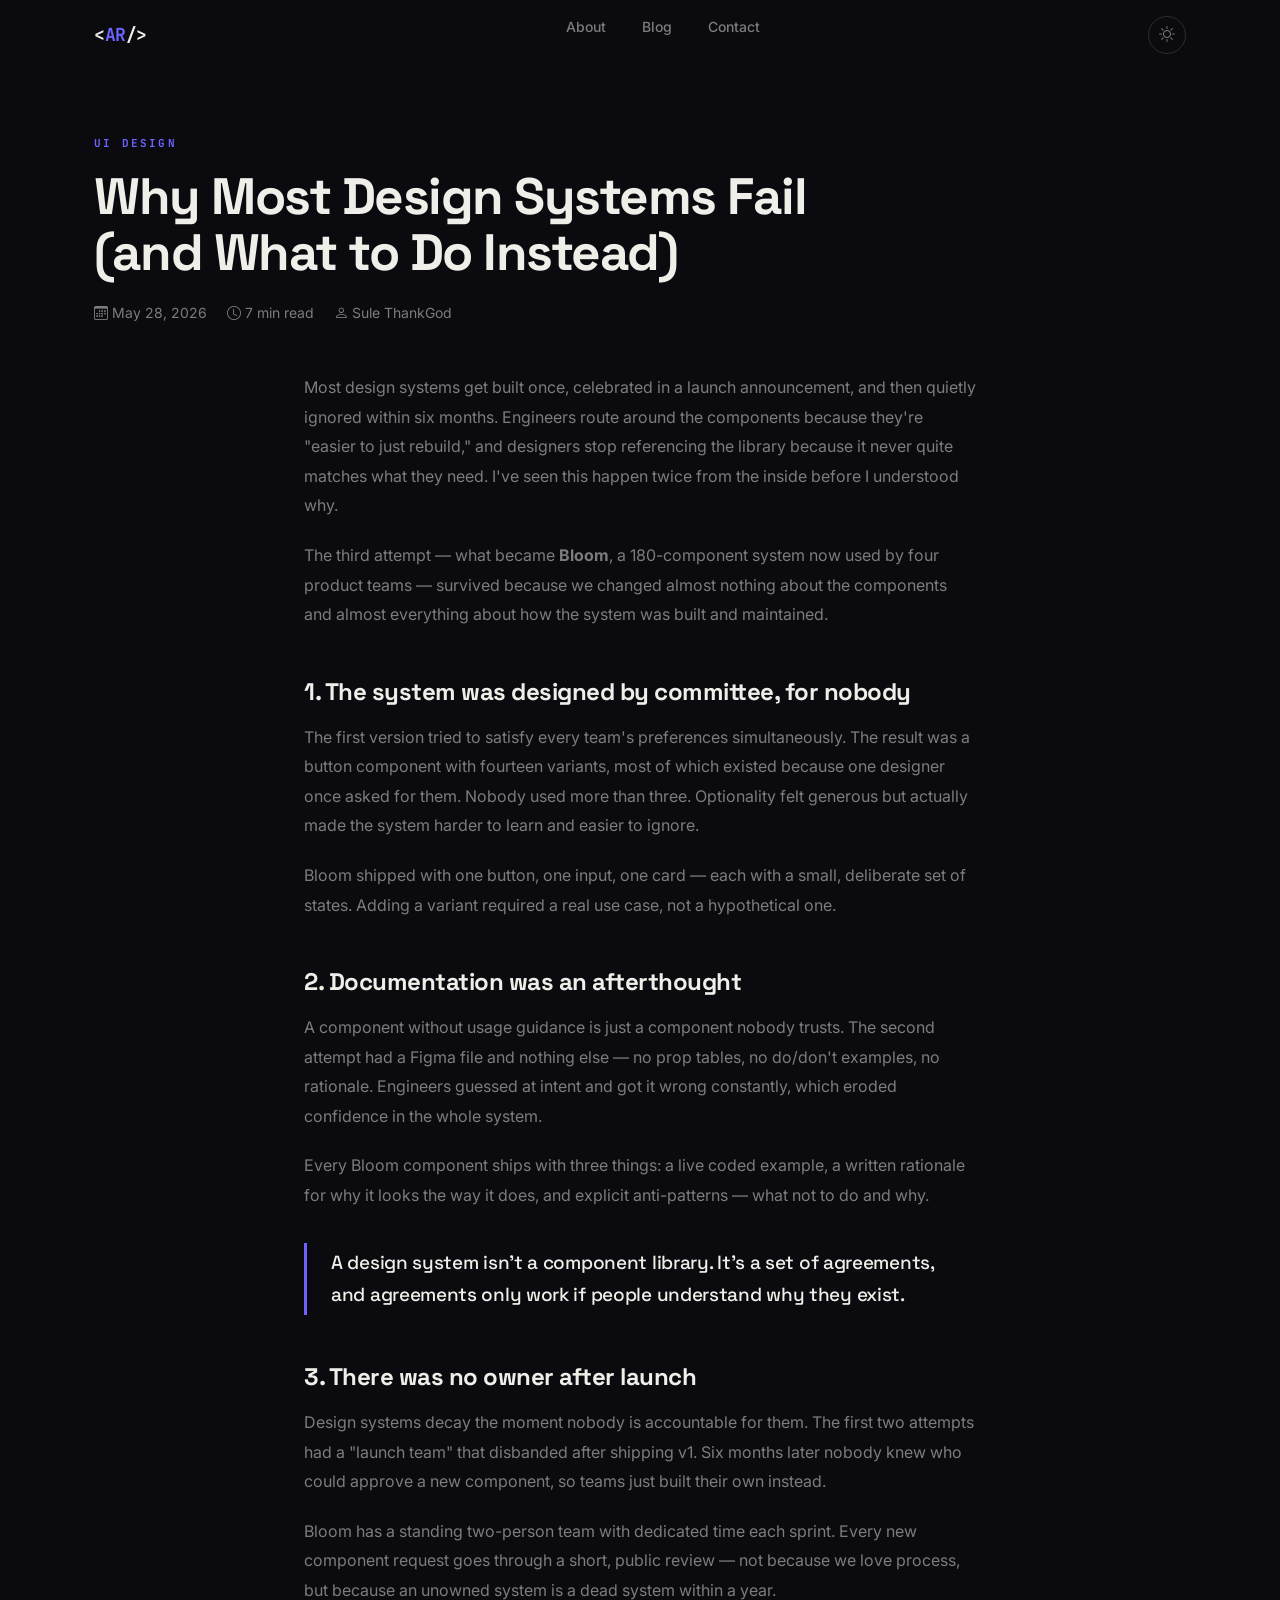
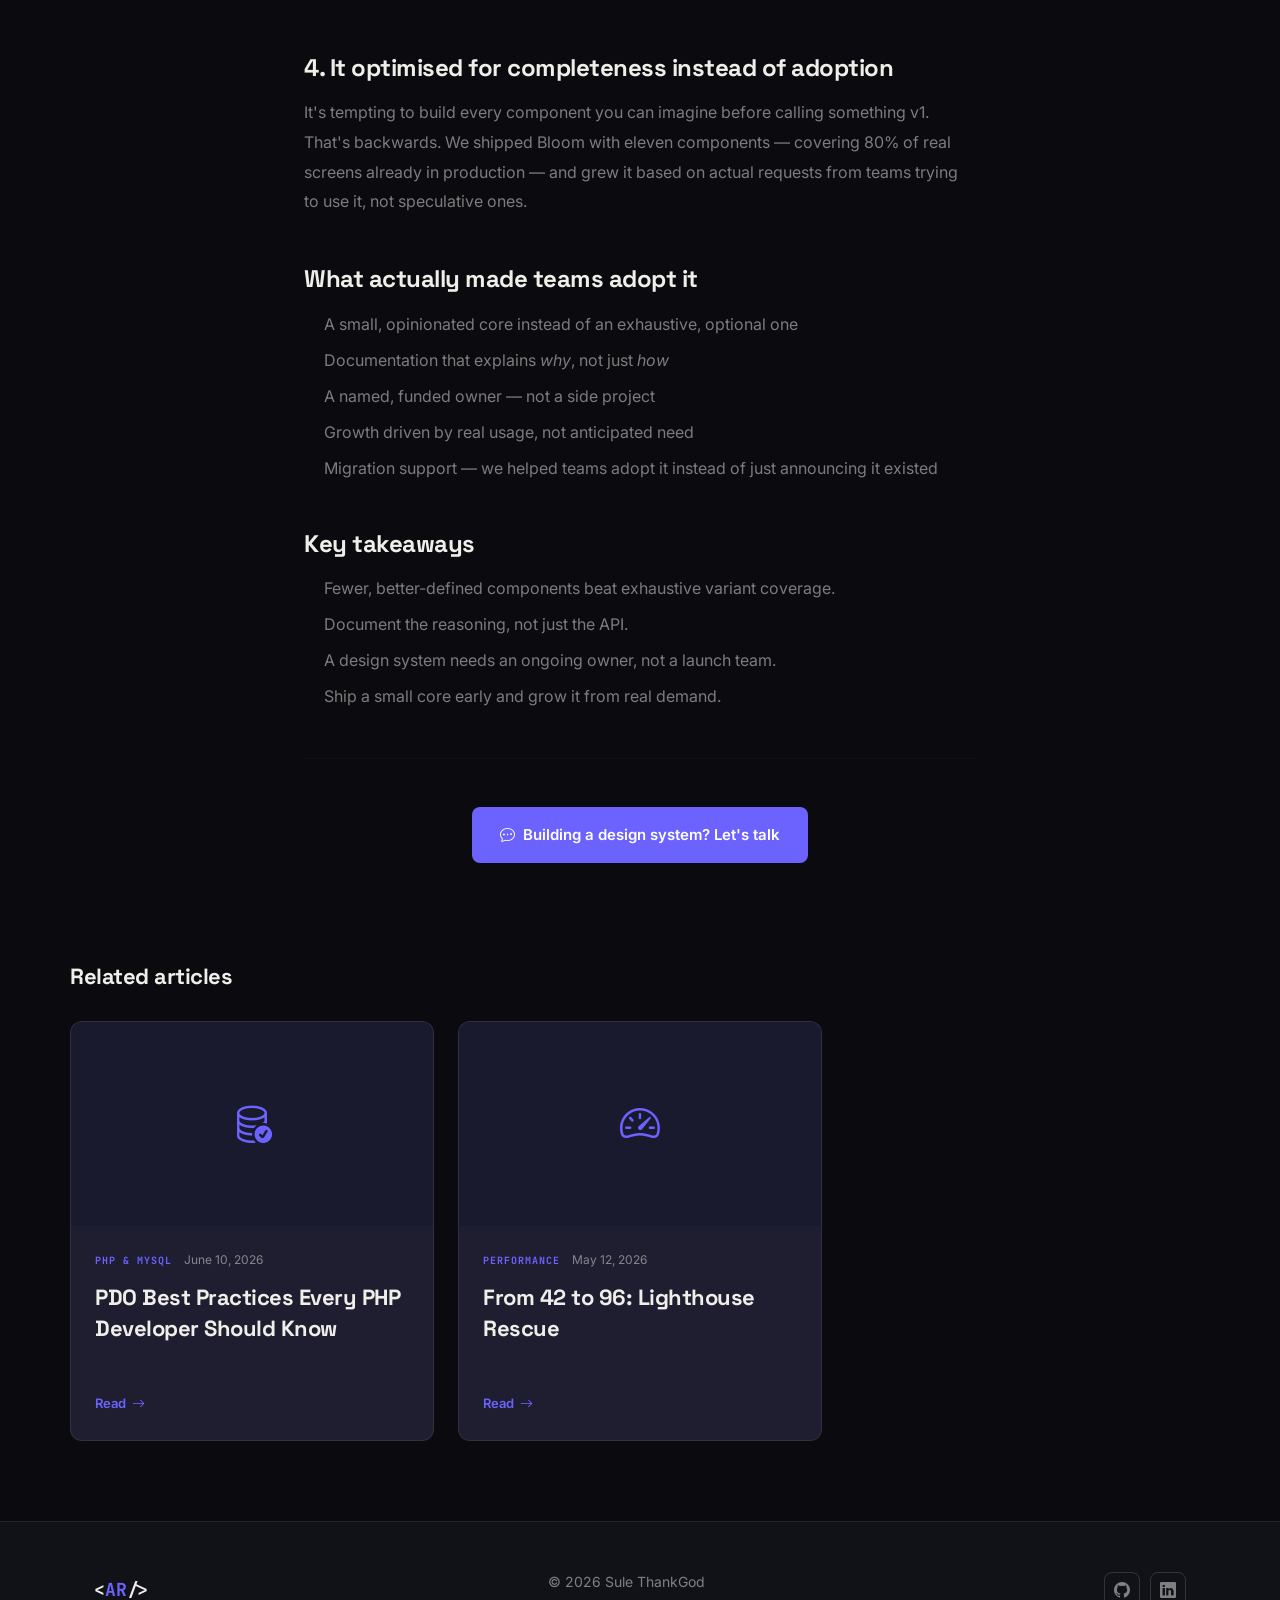
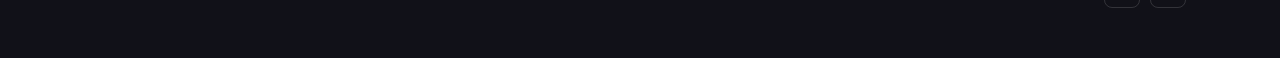
<file: blog/design-systems.html>
<!DOCTYPE html>
<html lang="en" data-theme="dark">
<head>
  <meta charset="UTF-8" />
  <meta name="viewport" content="width=device-width, initial-scale=1.0" />
  <title>Why Most Design Systems Fail · Sule ThankGod</title>
  <link rel="preconnect" href="https://fonts.googleapis.com" />
  <link rel="preconnect" href="https://fonts.gstatic.com" crossorigin />
  <link href="https://fonts.googleapis.com/css2?family=Space+Grotesk:wght@400;500;600;700&family=Inter:wght@400;500;600&family=JetBrains+Mono:wght@400;600;700&display=swap" rel="stylesheet" />
  <link rel="stylesheet" href="https://cdn.jsdelivr.net/npm/bootstrap-icons@1.11.3/font/bootstrap-icons.min.css" />
  <link rel="stylesheet" href="https://cdn.jsdelivr.net/npm/bootstrap@5.3.2/dist/css/bootstrap.min.css" />
  <link rel="stylesheet" href="../assets/css/style.css" />
  <style>
    .post-hero { padding: calc(var(--nav-h) + 64px) 0 48px; }
    .post-hero .section-eyebrow { margin-bottom:16px; }
    .post-hero h1 { font-family:var(--display); font-size:clamp(28px,4vw,52px); font-weight:700; letter-spacing:-1.5px; line-height:1.1; max-width:760px; }
    .post-meta { display:flex; align-items:center; gap:20px; margin-top:20px; color:var(--muted); font-size:14px; flex-wrap:wrap; }
    .post-body { max-width:720px; margin:0 auto; padding: 0 24px 80px; }
    .post-body h2 { font-family:var(--display); font-size:24px; font-weight:700; letter-spacing:-0.5px; margin:48px 0 16px; }
    .post-body p { color:var(--muted); line-height:1.85; margin-bottom:20px; }
    .post-body code { font-family:var(--mono); font-size:13px; background:var(--surface); padding:2px 8px; border-radius:4px; color:var(--primary); }
    .post-body blockquote { border-left:3px solid var(--primary); padding:4px 24px; margin:32px 0; font-family:var(--display); font-size:19px; font-weight:500; color:var(--text); letter-spacing:-0.3px; }
    .post-body ul, .post-body ol { color:var(--muted); padding-left:20px; margin-bottom:20px; }
    .post-body li { margin-bottom:8px; line-height:1.75; }
    .post-divider { border:none; border-top:1px solid var(--border); margin:48px 0; }
    .related-posts { padding:0 0 80px; }
    .related-posts h3 { font-family:var(--display); font-size:22px; font-weight:700; letter-spacing:-0.5px; margin-bottom:32px; }
  </style>
</head>
<body>
<nav id="navbar">
  <div class="container nav-inner">
    <a href="../index.html" class="nav-logo">&lt;<span>AR</span>/&gt;</a>
    <ul class="nav-links">
      <li><a href="../index.html#about">About</a></li>
      <li><a href="index.html">Blog</a></li>
      <li><a href="../index.html#contact">Contact</a></li>
    </ul>
    <div class="nav-right">
      <button class="theme-btn" id="theme-btn" aria-label="Toggle theme"><i class="bi bi-sun"></i></button>
      <button class="hamburger" id="hamburger" aria-label="Open menu"><span></span><span></span><span></span></button>
    </div>
  </div>
</nav>

<div class="nav-overlay" id="nav-overlay"></div>
<nav class="mobile-nav" id="mobile-nav">
  <button class="mobile-nav-close" id="mobile-nav-close"><i class="bi bi-x-lg"></i></button>
  <a href="../index.html">Home</a>
  <a href="index.html">Blog</a>
  <a href="../index.html#contact">Contact</a>
</nav>

<div class="post-hero">
  <div class="container">
    <p class="section-eyebrow">UI Design</p>
    <h1>Why Most Design Systems Fail (and What to Do Instead)</h1>
    <div class="post-meta">
      <span><i class="bi bi-calendar3"></i> May 28, 2026</span>
      <span><i class="bi bi-clock"></i> 7 min read</span>
      <span><i class="bi bi-person"></i> Sule ThankGod</span>
    </div>
  </div>
</div>

<article class="post-body">
  <p>Most design systems get built once, celebrated in a launch announcement, and then quietly ignored within six months. Engineers route around the components because they're "easier to just rebuild," and designers stop referencing the library because it never quite matches what they need. I've seen this happen twice from the inside before I understood why.</p>

  <p>The third attempt — what became <strong>Bloom</strong>, a 180-component system now used by four product teams — survived because we changed almost nothing about the components and almost everything about how the system was built and maintained.</p>

  <h2>1. The system was designed by committee, for nobody</h2>
  <p>The first version tried to satisfy every team's preferences simultaneously. The result was a button component with fourteen variants, most of which existed because one designer once asked for them. Nobody used more than three. Optionality felt generous but actually made the system harder to learn and easier to ignore.</p>
  <p>Bloom shipped with one button, one input, one card — each with a small, deliberate set of states. Adding a variant required a real use case, not a hypothetical one.</p>

  <h2>2. Documentation was an afterthought</h2>
  <p>A component without usage guidance is just a component nobody trusts. The second attempt had a Figma file and nothing else — no prop tables, no do/don't examples, no rationale. Engineers guessed at intent and got it wrong constantly, which eroded confidence in the whole system.</p>
  <p>Every Bloom component ships with three things: a live coded example, a written rationale for why it looks the way it does, and explicit anti-patterns — what not to do and why.</p>

  <blockquote>A design system isn't a component library. It's a set of agreements, and agreements only work if people understand why they exist.</blockquote>

  <h2>3. There was no owner after launch</h2>
  <p>Design systems decay the moment nobody is accountable for them. The first two attempts had a "launch team" that disbanded after shipping v1. Six months later nobody knew who could approve a new component, so teams just built their own instead.</p>
  <p>Bloom has a standing two-person team with dedicated time each sprint. Every new component request goes through a short, public review — not because we love process, but because an unowned system is a dead system within a year.</p>

  <h2>4. It optimised for completeness instead of adoption</h2>
  <p>It's tempting to build every component you can imagine before calling something v1. That's backwards. We shipped Bloom with eleven components — covering 80% of real screens already in production — and grew it based on actual requests from teams trying to use it, not speculative ones.</p>

  <h2>What actually made teams adopt it</h2>
  <ul>
    <li>A small, opinionated core instead of an exhaustive, optional one</li>
    <li>Documentation that explains <em>why</em>, not just <em>how</em></li>
    <li>A named, funded owner — not a side project</li>
    <li>Growth driven by real usage, not anticipated need</li>
    <li>Migration support — we helped teams adopt it instead of just announcing it existed</li>
  </ul>

  <h2>Key takeaways</h2>
  <ul>
    <li>Fewer, better-defined components beat exhaustive variant coverage.</li>
    <li>Document the reasoning, not just the API.</li>
    <li>A design system needs an ongoing owner, not a launch team.</li>
    <li>Ship a small core early and grow it from real demand.</li>
  </ul>

  <hr class="post-divider" />

  <p style="text-align:center">
    <a href="../index.html#contact" class="btn-primary" style="display:inline-flex">
      <i class="bi bi-chat-dots"></i> Building a design system? Let's talk
    </a>
  </p>
</article>

<!-- Related posts -->
<div class="container related-posts">
  <h3>Related articles</h3>
  <div style="display:grid;grid-template-columns:repeat(auto-fill,minmax(280px,1fr));gap:24px">

    <article class="blog-card">
      <div class="blog-thumb"><i class="bi bi-database-check"></i></div>
      <div class="blog-content">
        <div class="blog-meta"><span class="blog-cat">PHP &amp; MySQL</span><span class="blog-date">June 10, 2026</span></div>
        <h3 class="blog-title">PDO Best Practices Every PHP Developer Should Know</h3>
        <a href="pdo-best-practices.html" class="blog-read-more">Read <i class="bi bi-arrow-right"></i></a>
      </div>
    </article>

    <article class="blog-card">
      <div class="blog-thumb"><i class="bi bi-speedometer2"></i></div>
      <div class="blog-content">
        <div class="blog-meta"><span class="blog-cat">Performance</span><span class="blog-date">May 12, 2026</span></div>
        <h3 class="blog-title">From 42 to 96: Lighthouse Rescue</h3>
        <a href="lighthouse-optimisation.html" class="blog-read-more">Read <i class="bi bi-arrow-right"></i></a>
      </div>
    </article>

  </div>
</div>

<footer id="footer">
  <div class="container footer-inner">
    <span class="footer-logo">&lt;<span>AR</span>/&gt;</span>
    <p class="footer-copy">© 2026 Sule ThankGod</p>
    <div class="footer-socials">
      <a href="#" aria-label="GitHub"><i class="bi bi-github"></i></a>
      <a href="#" aria-label="LinkedIn"><i class="bi bi-linkedin"></i></a>
    </div>
  </div>
</footer>

<button id="back-top" aria-label="Back to top"><i class="bi bi-arrow-up"></i></button>
<script src="https://cdn.jsdelivr.net/npm/bootstrap@5.3.2/dist/js/bootstrap.bundle.min.js"></script>
<script src="../assets/js/main.js"></script>
</body>
</html>
</file>
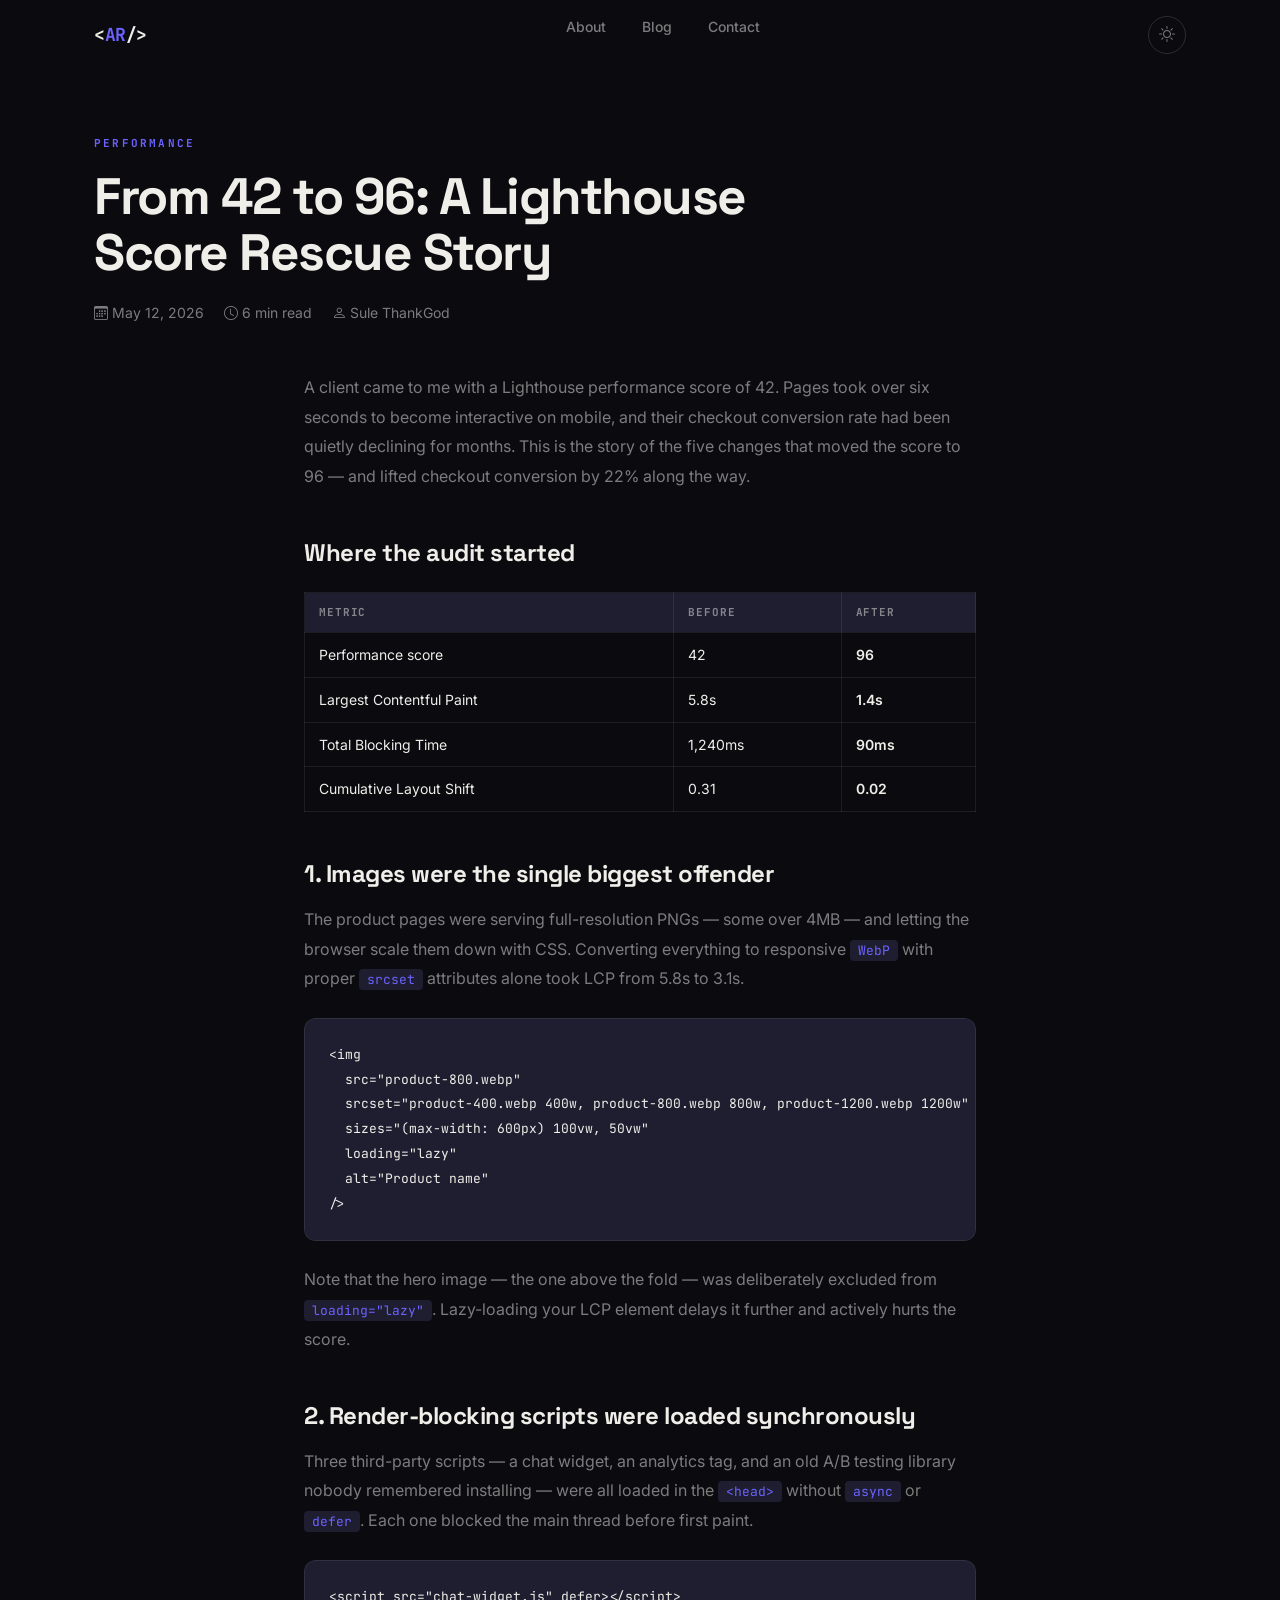
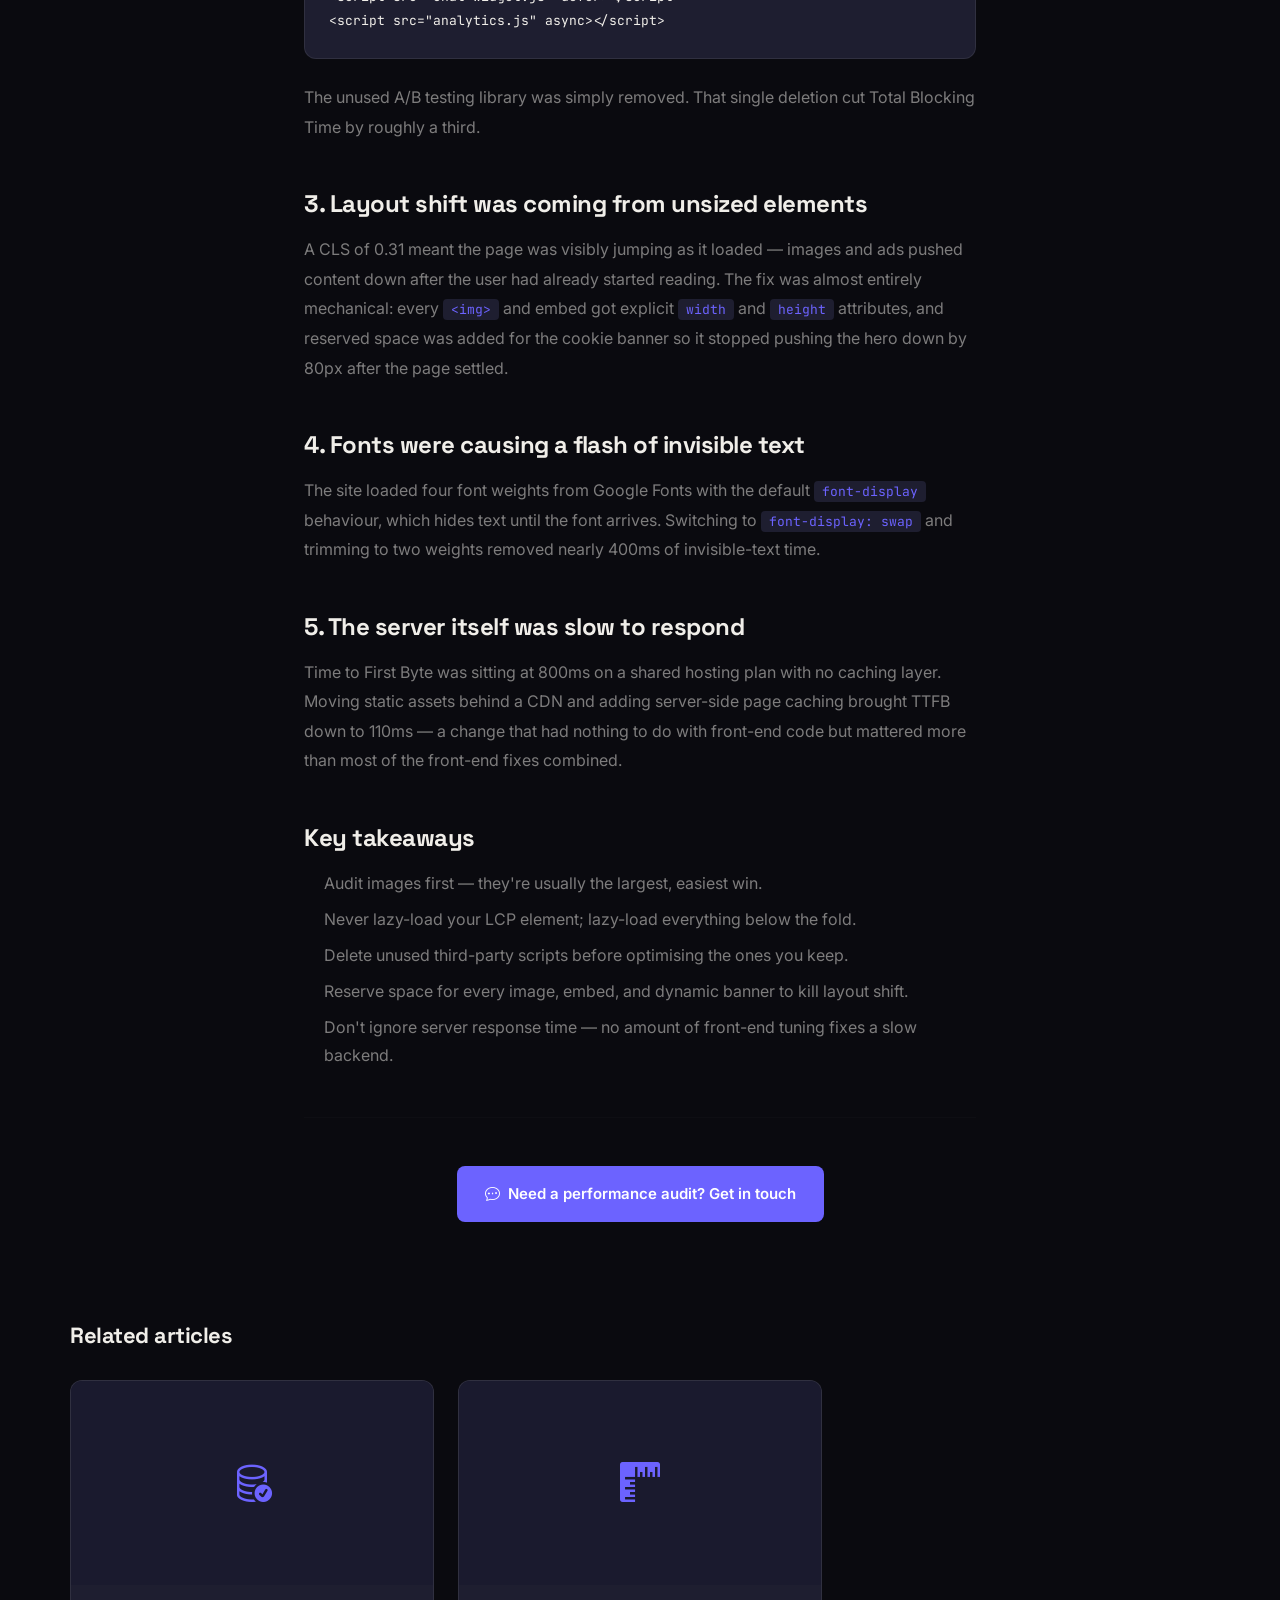
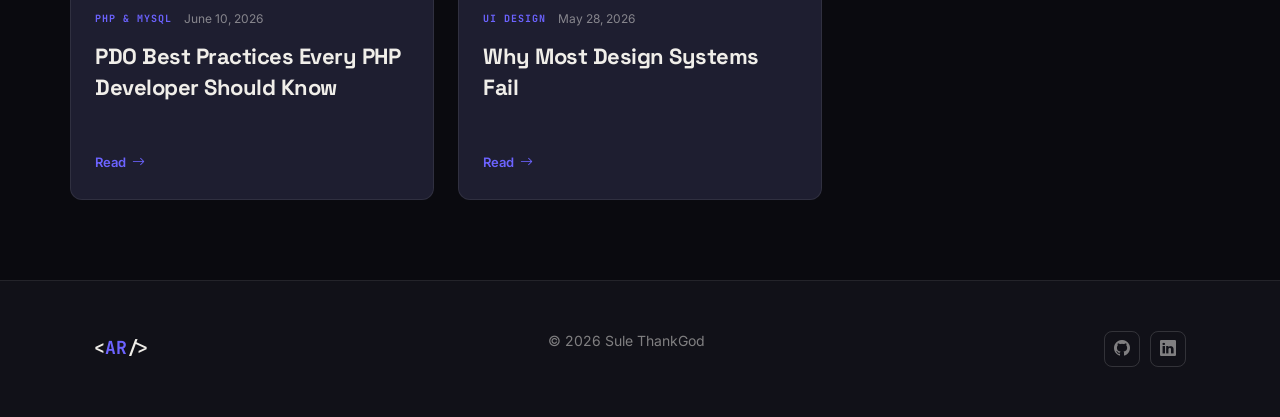
<file: blog/lighthouse-optimisation.html>
<!DOCTYPE html>
<html lang="en" data-theme="dark">
<head>
  <meta charset="UTF-8" />
  <meta name="viewport" content="width=device-width, initial-scale=1.0" />
  <title>From 42 to 96: A Lighthouse Score Rescue Story · Sule ThankGod</title>
  <link rel="preconnect" href="https://fonts.googleapis.com" />
  <link rel="preconnect" href="https://fonts.gstatic.com" crossorigin />
  <link href="https://fonts.googleapis.com/css2?family=Space+Grotesk:wght@400;500;600;700&family=Inter:wght@400;500;600&family=JetBrains+Mono:wght@400;600;700&display=swap" rel="stylesheet" />
  <link rel="stylesheet" href="https://cdn.jsdelivr.net/npm/bootstrap-icons@1.11.3/font/bootstrap-icons.min.css" />
  <link rel="stylesheet" href="https://cdn.jsdelivr.net/npm/bootstrap@5.3.2/dist/css/bootstrap.min.css" />
  <link rel="stylesheet" href="../assets/css/style.css" />
  <style>
    .post-hero { padding: calc(var(--nav-h) + 64px) 0 48px; }
    .post-hero .section-eyebrow { margin-bottom:16px; }
    .post-hero h1 { font-family:var(--display); font-size:clamp(28px,4vw,52px); font-weight:700; letter-spacing:-1.5px; line-height:1.1; max-width:760px; }
    .post-meta { display:flex; align-items:center; gap:20px; margin-top:20px; color:var(--muted); font-size:14px; flex-wrap:wrap; }
    .post-body { max-width:720px; margin:0 auto; padding: 0 24px 80px; }
    .post-body h2 { font-family:var(--display); font-size:24px; font-weight:700; letter-spacing:-0.5px; margin:48px 0 16px; }
    .post-body p { color:var(--muted); line-height:1.85; margin-bottom:20px; }
    .post-body code { font-family:var(--mono); font-size:13px; background:var(--surface); padding:2px 8px; border-radius:4px; color:var(--primary); }
    .post-body pre { background:var(--surface); border:1px solid var(--border); border-radius:var(--radius); padding:24px; overflow-x:auto; margin:24px 0; }
    .post-body pre code { background:none; padding:0; color:var(--text); font-size:13px; line-height:1.8; }
    .post-body ul, .post-body ol { color:var(--muted); padding-left:20px; margin-bottom:20px; }
    .post-body li { margin-bottom:8px; line-height:1.75; }
    .score-table { width:100%; border-collapse:collapse; margin:24px 0; font-size:14px; }
    .score-table th, .score-table td { border:1px solid var(--border); padding:10px 14px; text-align:left; }
    .score-table th { font-family:var(--mono); font-size:11px; letter-spacing:0.08em; text-transform:uppercase; color:var(--muted); background:var(--surface); }
    .score-table td { color:var(--text); }
    .score-up { color:#22c55e; font-weight:600; }
    .post-divider { border:none; border-top:1px solid var(--border); margin:48px 0; }
    .related-posts { padding:0 0 80px; }
    .related-posts h3 { font-family:var(--display); font-size:22px; font-weight:700; letter-spacing:-0.5px; margin-bottom:32px; }
  </style>
</head>
<body>
<nav id="navbar">
  <div class="container nav-inner">
    <a href="../index.html" class="nav-logo">&lt;<span>AR</span>/&gt;</a>
    <ul class="nav-links">
      <li><a href="../index.html#about">About</a></li>
      <li><a href="index.html">Blog</a></li>
      <li><a href="../index.html#contact">Contact</a></li>
    </ul>
    <div class="nav-right">
      <button class="theme-btn" id="theme-btn" aria-label="Toggle theme"><i class="bi bi-sun"></i></button>
      <button class="hamburger" id="hamburger" aria-label="Open menu"><span></span><span></span><span></span></button>
    </div>
  </div>
</nav>

<div class="nav-overlay" id="nav-overlay"></div>
<nav class="mobile-nav" id="mobile-nav">
  <button class="mobile-nav-close" id="mobile-nav-close"><i class="bi bi-x-lg"></i></button>
  <a href="../index.html">Home</a>
  <a href="index.html">Blog</a>
  <a href="../index.html#contact">Contact</a>
</nav>

<div class="post-hero">
  <div class="container">
    <p class="section-eyebrow">Performance</p>
    <h1>From 42 to 96: A Lighthouse Score Rescue Story</h1>
    <div class="post-meta">
      <span><i class="bi bi-calendar3"></i> May 12, 2026</span>
      <span><i class="bi bi-clock"></i> 6 min read</span>
      <span><i class="bi bi-person"></i> Sule ThankGod</span>
    </div>
  </div>
</div>

<article class="post-body">
  <p>A client came to me with a Lighthouse performance score of 42. Pages took over six seconds to become interactive on mobile, and their checkout conversion rate had been quietly declining for months. This is the story of the five changes that moved the score to 96 — and lifted checkout conversion by 22% along the way.</p>

  <h2>Where the audit started</h2>
  <table class="score-table">
    <tr><th>Metric</th><th>Before</th><th>After</th></tr>
    <tr><td>Performance score</td><td>42</td><td class="score-up">96</td></tr>
    <tr><td>Largest Contentful Paint</td><td>5.8s</td><td class="score-up">1.4s</td></tr>
    <tr><td>Total Blocking Time</td><td>1,240ms</td><td class="score-up">90ms</td></tr>
    <tr><td>Cumulative Layout Shift</td><td>0.31</td><td class="score-up">0.02</td></tr>
  </table>

  <h2>1. Images were the single biggest offender</h2>
  <p>The product pages were serving full-resolution PNGs — some over 4MB — and letting the browser scale them down with CSS. Converting everything to responsive <code>WebP</code> with proper <code>srcset</code> attributes alone took LCP from 5.8s to 3.1s.</p>
  <pre><code>&lt;img
  src="product-800.webp"
  srcset="product-400.webp 400w, product-800.webp 800w, product-1200.webp 1200w"
  sizes="(max-width: 600px) 100vw, 50vw"
  loading="lazy"
  alt="Product name"
/&gt;
</code></pre>
  <p>Note that the hero image — the one above the fold — was deliberately excluded from <code>loading="lazy"</code>. Lazy-loading your LCP element delays it further and actively hurts the score.</p>

  <h2>2. Render-blocking scripts were loaded synchronously</h2>
  <p>Three third-party scripts — a chat widget, an analytics tag, and an old A/B testing library nobody remembered installing — were all loaded in the <code>&lt;head&gt;</code> without <code>async</code> or <code>defer</code>. Each one blocked the main thread before first paint.</p>
  <pre><code>&lt;script src="chat-widget.js" defer&gt;&lt;/script&gt;
&lt;script src="analytics.js" async&gt;&lt;/script&gt;
</code></pre>
  <p>The unused A/B testing library was simply removed. That single deletion cut Total Blocking Time by roughly a third.</p>

  <h2>3. Layout shift was coming from unsized elements</h2>
  <p>A CLS of 0.31 meant the page was visibly jumping as it loaded — images and ads pushed content down after the user had already started reading. The fix was almost entirely mechanical: every <code>&lt;img&gt;</code> and embed got explicit <code>width</code> and <code>height</code> attributes, and reserved space was added for the cookie banner so it stopped pushing the hero down by 80px after the page settled.</p>

  <h2>4. Fonts were causing a flash of invisible text</h2>
  <p>The site loaded four font weights from Google Fonts with the default <code>font-display</code> behaviour, which hides text until the font arrives. Switching to <code>font-display: swap</code> and trimming to two weights removed nearly 400ms of invisible-text time.</p>

  <h2>5. The server itself was slow to respond</h2>
  <p>Time to First Byte was sitting at 800ms on a shared hosting plan with no caching layer. Moving static assets behind a CDN and adding server-side page caching brought TTFB down to 110ms — a change that had nothing to do with front-end code but mattered more than most of the front-end fixes combined.</p>

  <h2>Key takeaways</h2>
  <ul>
    <li>Audit images first — they're usually the largest, easiest win.</li>
    <li>Never lazy-load your LCP element; lazy-load everything below the fold.</li>
    <li>Delete unused third-party scripts before optimising the ones you keep.</li>
    <li>Reserve space for every image, embed, and dynamic banner to kill layout shift.</li>
    <li>Don't ignore server response time — no amount of front-end tuning fixes a slow backend.</li>
  </ul>

  <hr class="post-divider" />

  <p style="text-align:center">
    <a href="../index.html#contact" class="btn-primary" style="display:inline-flex">
      <i class="bi bi-chat-dots"></i> Need a performance audit? Get in touch
    </a>
  </p>
</article>

<!-- Related posts -->
<div class="container related-posts">
  <h3>Related articles</h3>
  <div style="display:grid;grid-template-columns:repeat(auto-fill,minmax(280px,1fr));gap:24px">

    <article class="blog-card">
      <div class="blog-thumb"><i class="bi bi-database-check"></i></div>
      <div class="blog-content">
        <div class="blog-meta"><span class="blog-cat">PHP &amp; MySQL</span><span class="blog-date">June 10, 2026</span></div>
        <h3 class="blog-title">PDO Best Practices Every PHP Developer Should Know</h3>
        <a href="pdo-best-practices.html" class="blog-read-more">Read <i class="bi bi-arrow-right"></i></a>
      </div>
    </article>

    <article class="blog-card">
      <div class="blog-thumb"><i class="bi bi-rulers"></i></div>
      <div class="blog-content">
        <div class="blog-meta"><span class="blog-cat">UI Design</span><span class="blog-date">May 28, 2026</span></div>
        <h3 class="blog-title">Why Most Design Systems Fail</h3>
        <a href="design-systems.html" class="blog-read-more">Read <i class="bi bi-arrow-right"></i></a>
      </div>
    </article>

  </div>
</div>

<footer id="footer">
  <div class="container footer-inner">
    <span class="footer-logo">&lt;<span>AR</span>/&gt;</span>
    <p class="footer-copy">© 2026 Sule ThankGod</p>
    <div class="footer-socials">
      <a href="#" aria-label="GitHub"><i class="bi bi-github"></i></a>
      <a href="#" aria-label="LinkedIn"><i class="bi bi-linkedin"></i></a>
    </div>
  </div>
</footer>

<button id="back-top" aria-label="Back to top"><i class="bi bi-arrow-up"></i></button>
<script src="https://cdn.jsdelivr.net/npm/bootstrap@5.3.2/dist/js/bootstrap.bundle.min.js"></script>
<script src="../assets/js/main.js"></script>
</body>
</html>
</file>
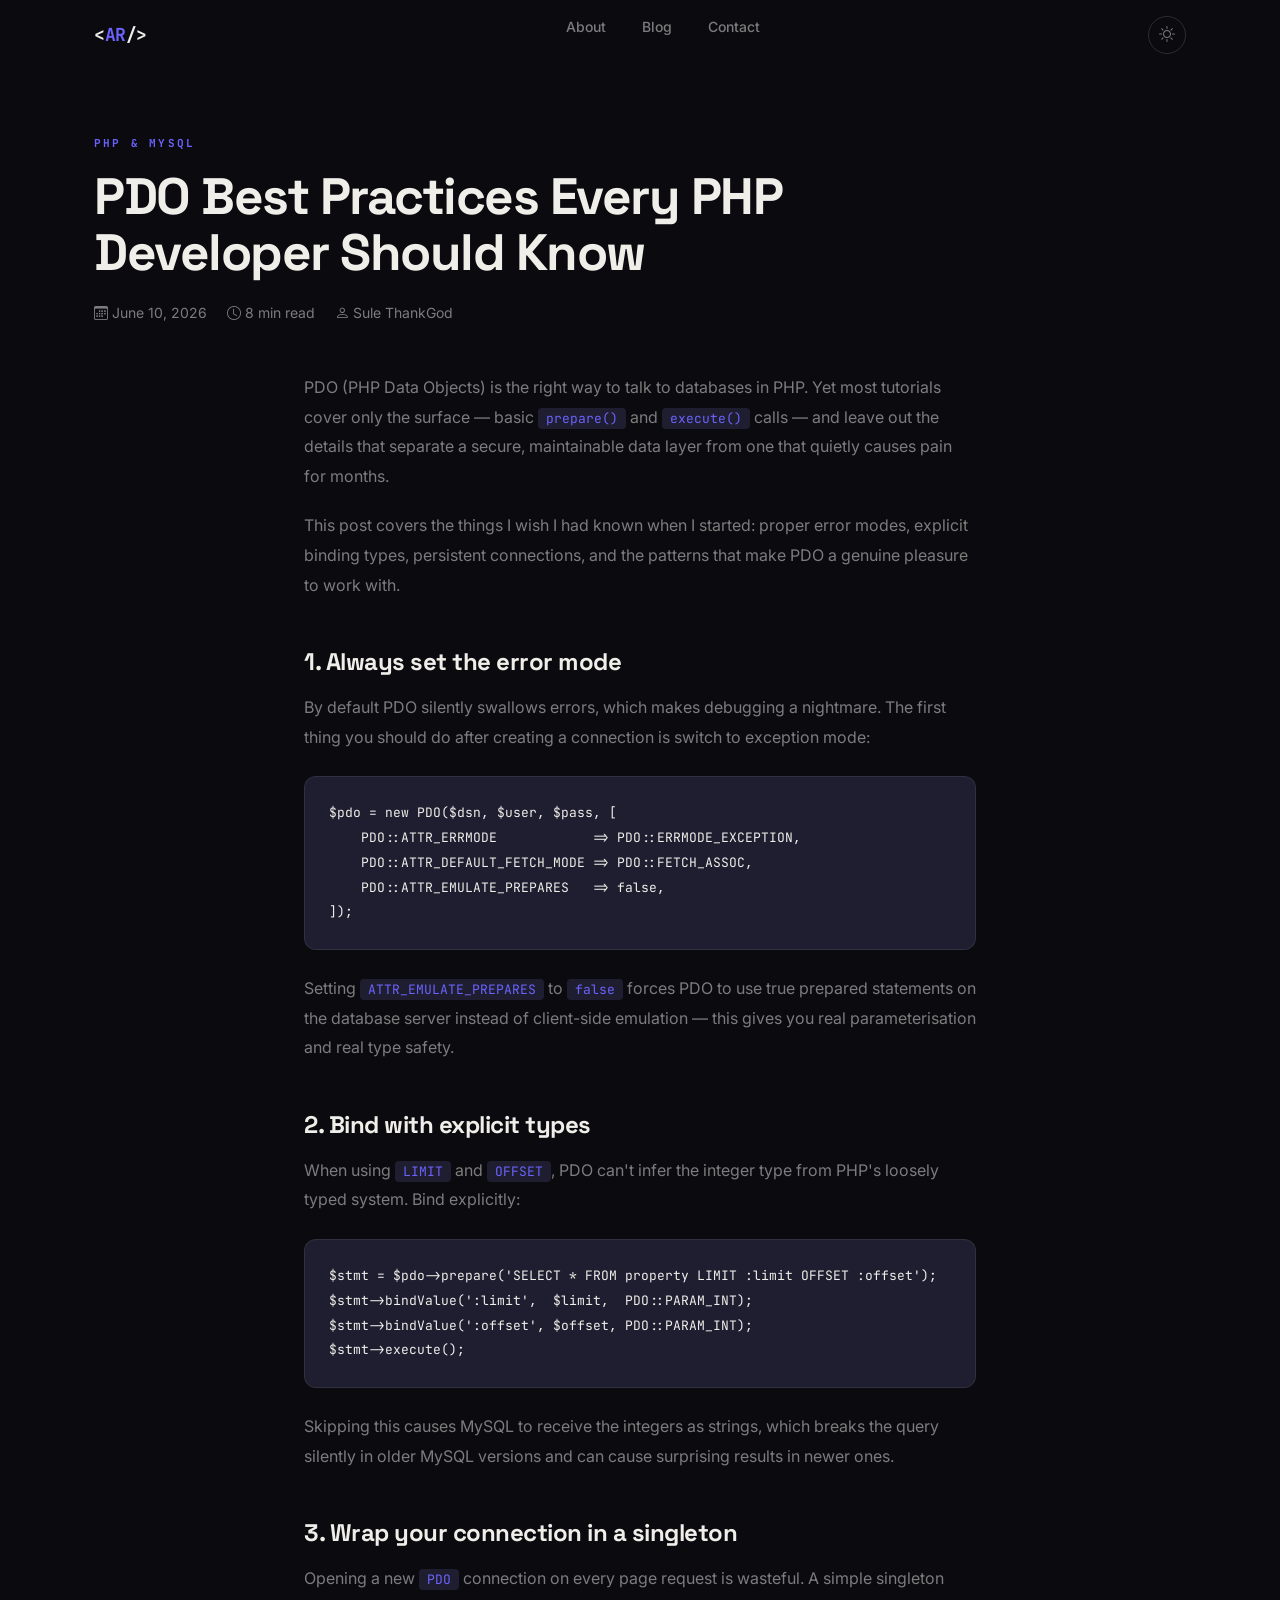
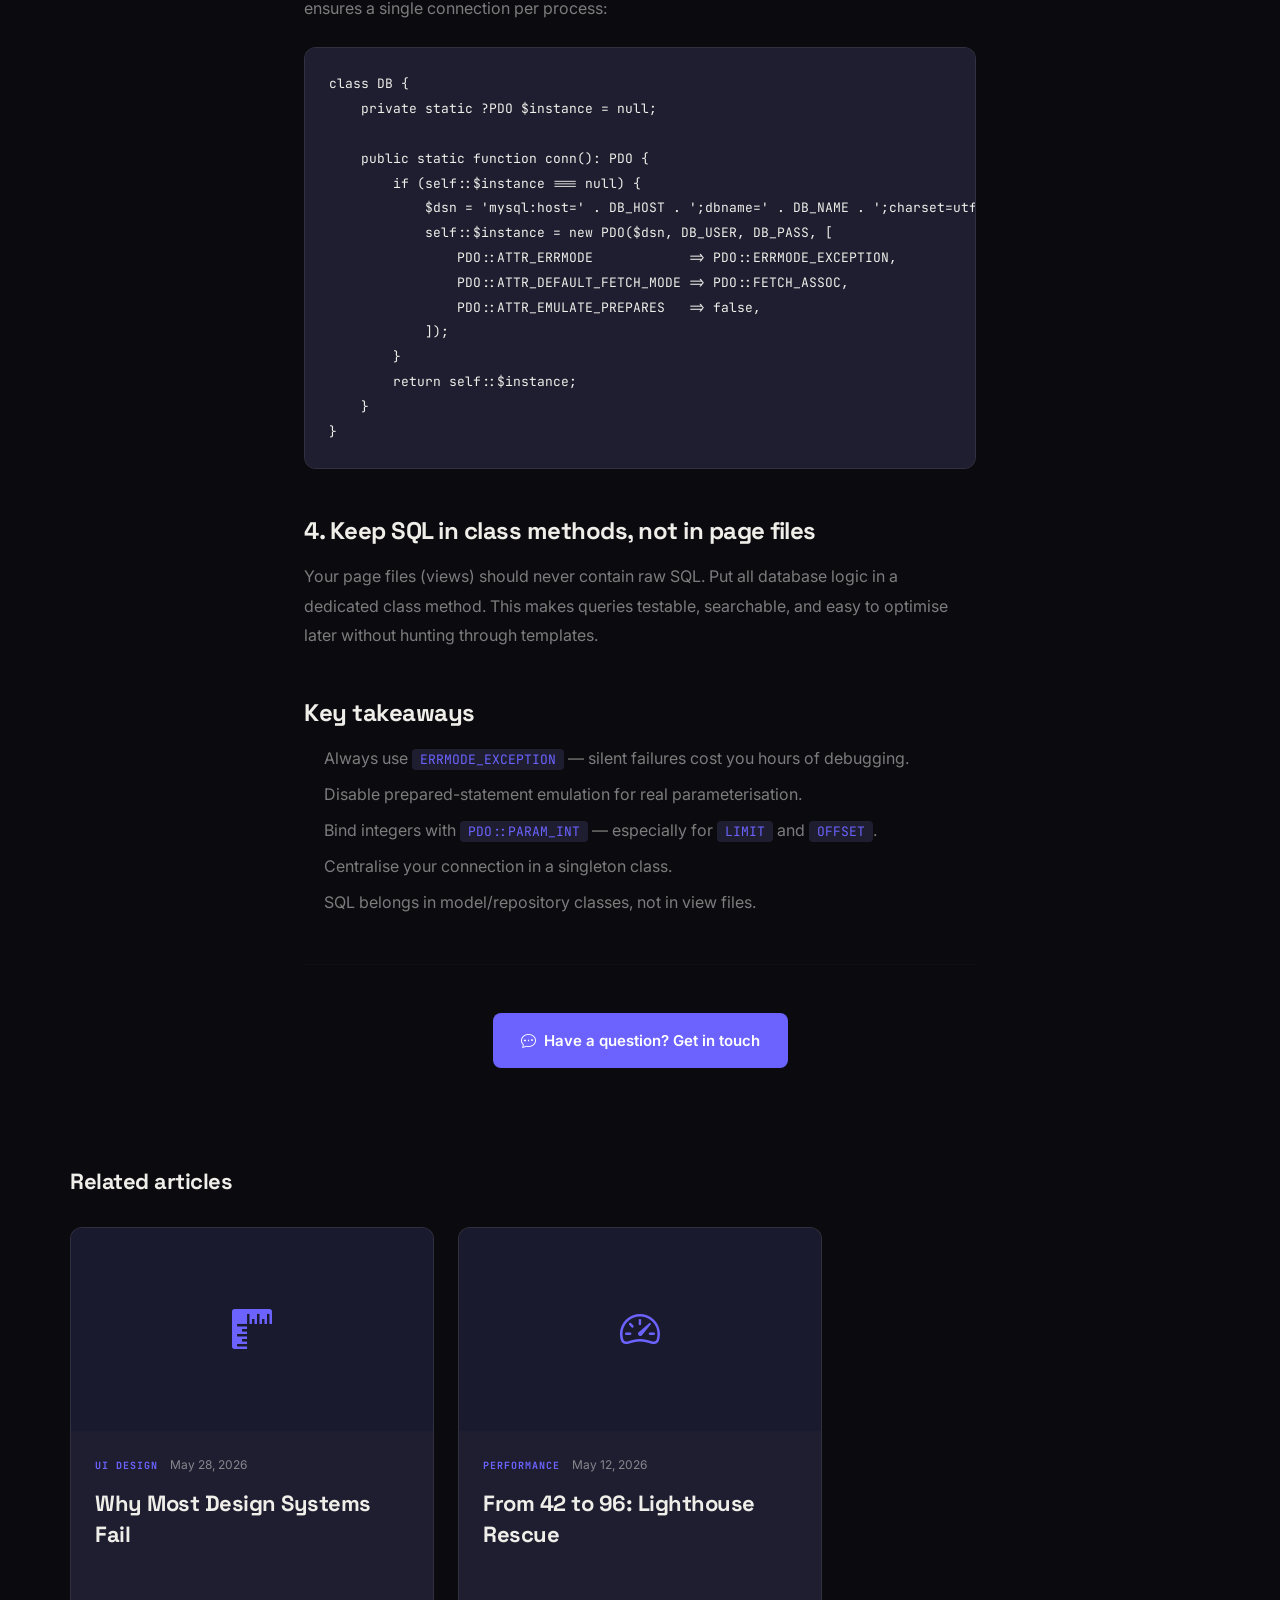
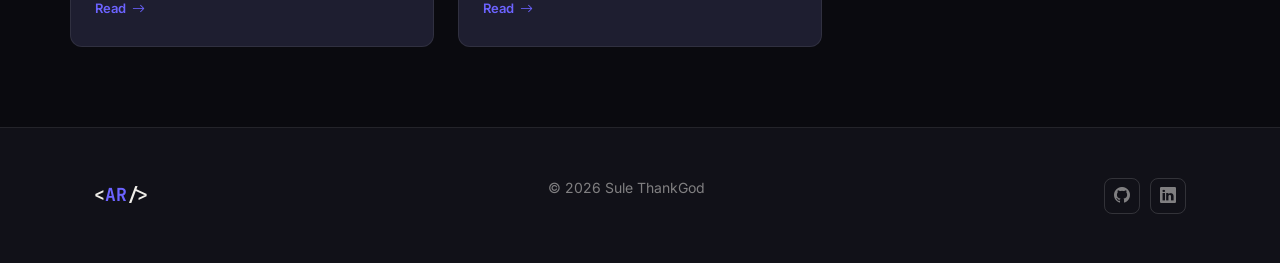
<file: blog/pdo-best-practices.html>
<!DOCTYPE html>
<html lang="en" data-theme="dark">
<head>
  <meta charset="UTF-8" />
  <meta name="viewport" content="width=device-width, initial-scale=1.0" />
  <title>PDO Best Practices · Sule ThankGod</title>
  <link rel="preconnect" href="https://fonts.googleapis.com" />
  <link rel="preconnect" href="https://fonts.gstatic.com" crossorigin />
  <link href="https://fonts.googleapis.com/css2?family=Space+Grotesk:wght@400;500;600;700&family=Inter:wght@400;500;600&family=JetBrains+Mono:wght@400;600;700&display=swap" rel="stylesheet" />
  <link rel="stylesheet" href="https://cdn.jsdelivr.net/npm/bootstrap-icons@1.11.3/font/bootstrap-icons.min.css" />
  <link rel="stylesheet" href="https://cdn.jsdelivr.net/npm/bootstrap@5.3.2/dist/css/bootstrap.min.css" />
  <link rel="stylesheet" href="../assets/css/style.css" />
  <style>
    .post-hero { padding: calc(var(--nav-h) + 64px) 0 48px; }
    .post-hero .section-eyebrow { margin-bottom:16px; }
    .post-hero h1 { font-family:var(--display); font-size:clamp(28px,4vw,52px); font-weight:700; letter-spacing:-1.5px; line-height:1.1; max-width:760px; }
    .post-meta { display:flex; align-items:center; gap:20px; margin-top:20px; color:var(--muted); font-size:14px; flex-wrap:wrap; }
    .post-body { max-width:720px; margin:0 auto; padding: 0 24px 80px; }
    .post-body h2 { font-family:var(--display); font-size:24px; font-weight:700; letter-spacing:-0.5px; margin:48px 0 16px; }
    .post-body p { color:var(--muted); line-height:1.85; margin-bottom:20px; }
    .post-body code { font-family:var(--mono); font-size:13px; background:var(--surface); padding:2px 8px; border-radius:4px; color:var(--primary); }
    .post-body pre { background:var(--surface); border:1px solid var(--border); border-radius:var(--radius); padding:24px; overflow-x:auto; margin:24px 0; }
    .post-body pre code { background:none; padding:0; color:var(--text); font-size:13px; line-height:1.8; }
    .post-body ul { color:var(--muted); padding-left:20px; margin-bottom:20px; }
    .post-body li { margin-bottom:8px; line-height:1.75; }
    .post-divider { border:none; border-top:1px solid var(--border); margin:48px 0; }
    .related-posts { padding:0 0 80px; }
    .related-posts h3 { font-family:var(--display); font-size:22px; font-weight:700; letter-spacing:-0.5px; margin-bottom:32px; }
  </style>
</head>
<body>
<nav id="navbar">
  <div class="container nav-inner">
    <a href="../index.html" class="nav-logo">&lt;<span>AR</span>/&gt;</a>
    <ul class="nav-links">
      <li><a href="../index.html#about">About</a></li>
      <li><a href="index.html">Blog</a></li>
      <li><a href="../index.html#contact">Contact</a></li>
    </ul>
    <div class="nav-right">
      <button class="theme-btn" id="theme-btn" aria-label="Toggle theme"><i class="bi bi-sun"></i></button>
      <button class="hamburger" id="hamburger" aria-label="Open menu"><span></span><span></span><span></span></button>
    </div>
  </div>
</nav>

<div class="nav-overlay" id="nav-overlay"></div>
<nav class="mobile-nav" id="mobile-nav">
  <button class="mobile-nav-close" id="mobile-nav-close"><i class="bi bi-x-lg"></i></button>
  <a href="../index.html">Home</a>
  <a href="index.html">Blog</a>
  <a href="../index.html#contact">Contact</a>
</nav>

<div class="post-hero">
  <div class="container">
    <p class="section-eyebrow">PHP &amp; MySQL</p>
    <h1>PDO Best Practices Every PHP Developer Should Know</h1>
    <div class="post-meta">
      <span><i class="bi bi-calendar3"></i> June 10, 2026</span>
      <span><i class="bi bi-clock"></i> 8 min read</span>
      <span><i class="bi bi-person"></i> Sule ThankGod</span>
    </div>
  </div>
</div>

<article class="post-body">
  <p>PDO (PHP Data Objects) is the right way to talk to databases in PHP. Yet most tutorials cover only the surface — basic <code>prepare()</code> and <code>execute()</code> calls — and leave out the details that separate a secure, maintainable data layer from one that quietly causes pain for months.</p>

  <p>This post covers the things I wish I had known when I started: proper error modes, explicit binding types, persistent connections, and the patterns that make PDO a genuine pleasure to work with.</p>

  <h2>1. Always set the error mode</h2>
  <p>By default PDO silently swallows errors, which makes debugging a nightmare. The first thing you should do after creating a connection is switch to exception mode:</p>
  <pre><code>$pdo = new PDO($dsn, $user, $pass, [
    PDO::ATTR_ERRMODE            => PDO::ERRMODE_EXCEPTION,
    PDO::ATTR_DEFAULT_FETCH_MODE => PDO::FETCH_ASSOC,
    PDO::ATTR_EMULATE_PREPARES   => false,
]);
</code></pre>
  <p>Setting <code>ATTR_EMULATE_PREPARES</code> to <code>false</code> forces PDO to use true prepared statements on the database server instead of client-side emulation — this gives you real parameterisation and real type safety.</p>

  <h2>2. Bind with explicit types</h2>
  <p>When using <code>LIMIT</code> and <code>OFFSET</code>, PDO can't infer the integer type from PHP's loosely typed system. Bind explicitly:</p>
  <pre><code>$stmt = $pdo->prepare('SELECT * FROM property LIMIT :limit OFFSET :offset');
$stmt->bindValue(':limit',  $limit,  PDO::PARAM_INT);
$stmt->bindValue(':offset', $offset, PDO::PARAM_INT);
$stmt->execute();
</code></pre>
  <p>Skipping this causes MySQL to receive the integers as strings, which breaks the query silently in older MySQL versions and can cause surprising results in newer ones.</p>

  <h2>3. Wrap your connection in a singleton</h2>
  <p>Opening a new <code>PDO</code> connection on every page request is wasteful. A simple singleton ensures a single connection per process:</p>
  <pre><code>class DB {
    private static ?PDO $instance = null;

    public static function conn(): PDO {
        if (self::$instance === null) {
            $dsn = 'mysql:host=' . DB_HOST . ';dbname=' . DB_NAME . ';charset=utf8mb4';
            self::$instance = new PDO($dsn, DB_USER, DB_PASS, [
                PDO::ATTR_ERRMODE            => PDO::ERRMODE_EXCEPTION,
                PDO::ATTR_DEFAULT_FETCH_MODE => PDO::FETCH_ASSOC,
                PDO::ATTR_EMULATE_PREPARES   => false,
            ]);
        }
        return self::$instance;
    }
}
</code></pre>

  <h2>4. Keep SQL in class methods, not in page files</h2>
  <p>Your page files (views) should never contain raw SQL. Put all database logic in a dedicated class method. This makes queries testable, searchable, and easy to optimise later without hunting through templates.</p>

  <h2>Key takeaways</h2>
  <ul>
    <li>Always use <code>ERRMODE_EXCEPTION</code> — silent failures cost you hours of debugging.</li>
    <li>Disable prepared-statement emulation for real parameterisation.</li>
    <li>Bind integers with <code>PDO::PARAM_INT</code> — especially for <code>LIMIT</code> and <code>OFFSET</code>.</li>
    <li>Centralise your connection in a singleton class.</li>
    <li>SQL belongs in model/repository classes, not in view files.</li>
  </ul>

  <hr class="post-divider" />

  <p style="text-align:center">
    <a href="../index.html#contact" class="btn-primary" style="display:inline-flex">
      <i class="bi bi-chat-dots"></i> Have a question? Get in touch
    </a>
  </p>
</article>

<!-- Related posts -->
<div class="container related-posts">
  <h3>Related articles</h3>
  <div style="display:grid;grid-template-columns:repeat(auto-fill,minmax(280px,1fr));gap:24px">

    <article class="blog-card">
      <div class="blog-thumb"><i class="bi bi-rulers"></i></div>
      <div class="blog-content">
        <div class="blog-meta"><span class="blog-cat">UI Design</span><span class="blog-date">May 28, 2026</span></div>
        <h3 class="blog-title">Why Most Design Systems Fail</h3>
        <a href="design-systems.html" class="blog-read-more">Read <i class="bi bi-arrow-right"></i></a>
      </div>
    </article>

    <article class="blog-card">
      <div class="blog-thumb"><i class="bi bi-speedometer2"></i></div>
      <div class="blog-content">
        <div class="blog-meta"><span class="blog-cat">Performance</span><span class="blog-date">May 12, 2026</span></div>
        <h3 class="blog-title">From 42 to 96: Lighthouse Rescue</h3>
        <a href="lighthouse-optimisation.html" class="blog-read-more">Read <i class="bi bi-arrow-right"></i></a>
      </div>
    </article>

  </div>
</div>

<footer id="footer">
  <div class="container footer-inner">
    <span class="footer-logo">&lt;<span>AR</span>/&gt;</span>
    <p class="footer-copy">© 2026 Sule ThankGod</p>
    <div class="footer-socials">
      <a href="#" aria-label="GitHub"><i class="bi bi-github"></i></a>
      <a href="#" aria-label="LinkedIn"><i class="bi bi-linkedin"></i></a>
    </div>
  </div>
</footer>

<button id="back-top" aria-label="Back to top"><i class="bi bi-arrow-up"></i></button>
<script src="https://cdn.jsdelivr.net/npm/bootstrap@5.3.2/dist/js/bootstrap.bundle.min.js"></script>
<script src="../assets/js/main.js"></script>
</body>
</html>
</file>
<file: assets/css/style.css>
/* ============================================================
   PORTFOLIO — style.css
   ============================================================ */

/* ---- Root Tokens ---- */
:root {
  --bg:        #0A0A0F;
  --bg2:       #111118;
  --bg3:       #1A1A2E;
  --surface:   #1E1E30;
  --border:    rgba(255,255,255,0.08);
  --border2:   rgba(255,255,255,0.14);
  --text:      #F0EEE9;
  --muted:     rgba(240,238,233,0.5);
  --primary:   #6C63FF;
  --primary2:  #8B85FF;
  --accent:    #FF6B6B;
  --mono:      'JetBrains Mono', monospace;
  --display:   'Space Grotesk', sans-serif;
  --body-font: 'Inter', sans-serif;
  --radius:    12px;
  --radius-lg: 20px;
  --nav-h:     70px;
}

[data-theme="light"] {
  --bg:       #F7F6F2;
  --bg2:      #FFFFFF;
  --bg3:      #EEECe6;
  --surface:  #FFFFFF;
  --border:   rgba(0,0,0,0.08);
  --border2:  rgba(0,0,0,0.14);
  --text:     #12121A;
  --muted:    rgba(18,18,26,0.5);
}

/* ---- Reset / Base ---- */
*, *::before, *::after { box-sizing: border-box; margin: 0; padding: 0; }

html { scroll-behavior: smooth; scroll-padding-top: var(--nav-h); }

body {
  background: var(--bg);
  color: var(--text);
  font-family: var(--body-font);
  font-size: 16px;
  line-height: 1.7;
  overflow-x: hidden;
  transition: background 0.3s, color 0.3s;
}

a { color: inherit; text-decoration: none; }
img { max-width: 100%; display: block; }
ul { list-style: none; }

.container {
  max-width: 1140px;
  margin: 0 auto;
  padding: 0 24px;
}

.section-pad { padding: 100px 0; }

/* ---- Navbar ---- */
#navbar {
  position: fixed;
  top: 0; left: 0; right: 0;
  z-index: 1000;
  height: var(--nav-h);
  display: flex;
  align-items: center;
  transition: background 0.4s, backdrop-filter 0.4s, border-bottom 0.4s;
}

#navbar.scrolled {
  background: rgba(10,10,15,0.85);
  backdrop-filter: blur(16px);
  border-bottom: 1px solid var(--border);
}

[data-theme="light"] #navbar.scrolled {
  background: rgba(247,246,242,0.85);
}

.nav-inner {
  display: flex;
  align-items: center;
  justify-content: space-between;
  width: 100%;
}

.nav-logo {
  font-family: var(--mono);
  font-size: 18px;
  font-weight: 700;
  letter-spacing: -0.5px;
}

.nav-logo span { color: var(--primary); }

.nav-links {
  display: flex;
  gap: 36px;
  align-items: center;
}

.nav-links a {
  font-size: 14px;
  font-weight: 500;
  color: var(--muted);
  transition: color 0.2s;
  position: relative;
}

.nav-links a::after {
  content: '';
  position: absolute;
  bottom: -4px; left: 0;
  width: 0; height: 1px;
  background: var(--primary);
  transition: width 0.2s;
}

.nav-links a:hover,
.nav-links a.active {
  color: var(--text);
}

.nav-links a:hover::after,
.nav-links a.active::after { width: 100%; }

.nav-right {
  display: flex;
  align-items: center;
  gap: 16px;
}

.theme-btn {
  background: none;
  border: 1px solid var(--border2);
  border-radius: 50%;
  width: 38px; height: 38px;
  display: flex; align-items: center; justify-content: center;
  cursor: pointer;
  color: var(--muted);
  font-size: 16px;
  transition: color 0.2s, border-color 0.2s;
}

.theme-btn:hover { color: var(--text); border-color: var(--primary); }

.nav-cta {
  font-family: var(--mono);
  font-size: 12px;
  font-weight: 600;
  letter-spacing: 0.05em;
  padding: 8px 20px;
  border: 1px solid var(--primary);
  border-radius: 6px;
  color: var(--primary);
  transition: background 0.2s, color 0.2s;
}

.nav-cta:hover {
  background: var(--primary);
  color: #fff;
}

.hamburger {
  display: none;
  flex-direction: column;
  gap: 5px;
  cursor: pointer;
  padding: 4px;
  background: none;
  border: none;
}

.hamburger span {
  display: block;
  width: 22px; height: 2px;
  background: var(--text);
  border-radius: 2px;
  transition: all 0.3s;
}

/* ---- Hero ---- */
#hero {
  min-height: 100vh;
  display: flex;
  align-items: center;
  padding-top: var(--nav-h);
  position: relative;
  overflow: hidden;
}

.hero-grid {
  display: grid;
  grid-template-columns: 1fr 1fr;
  gap: 60px;
  align-items: center;
}

.hero-label {
  font-family: var(--mono);
  font-size: 12px;
  font-weight: 600;
  letter-spacing: 0.15em;
  color: var(--primary);
  text-transform: uppercase;
  margin-bottom: 20px;
}

.hero-name {
  font-family: var(--display);
  font-size: clamp(40px, 6vw, 76px);
  font-weight: 700;
  line-height: 1.05;
  letter-spacing: -2px;
  margin-bottom: 16px;
}

.hero-name .last { color: var(--primary); }

.hero-typed-wrap {
  font-family: var(--display);
  font-size: clamp(18px, 3vw, 28px);
  font-weight: 500;
  color: var(--muted);
  margin-bottom: 28px;
  min-height: 44px;
}

.hero-typed-wrap span { color: var(--accent); }
.hero-typed-wrap .cursor {
  display: inline-block;
  width: 2px; height: 1em;
  background: var(--accent);
  vertical-align: text-bottom;
  animation: blink 0.9s step-end infinite;
}

@keyframes blink { 50% { opacity: 0; } }

.hero-bio {
  font-size: 16px;
  color: var(--muted);
  max-width: 480px;
  margin-bottom: 40px;
  line-height: 1.8;
}

.hero-actions {
  display: flex;
  gap: 16px;
  flex-wrap: wrap;
  margin-bottom: 48px;
}

.btn-primary {
  display: inline-flex;
  align-items: center;
  gap: 8px;
  padding: 14px 28px;
  background: var(--primary);
  color: #fff;
  border-radius: 8px;
  font-weight: 600;
  font-size: 15px;
  transition: background 0.2s, transform 0.15s;
}

.btn-primary:hover { background: var(--primary2); transform: translateY(-2px); }

.btn-outline {
  display: inline-flex;
  align-items: center;
  gap: 8px;
  padding: 14px 28px;
  border: 1px solid var(--border2);
  border-radius: 8px;
  font-weight: 600;
  font-size: 15px;
  color: var(--text);
  transition: border-color 0.2s, transform 0.15s;
}

.btn-outline:hover { border-color: var(--primary); color: var(--primary); transform: translateY(-2px); }

.hero-socials {
  display: flex;
  gap: 12px;
  align-items: center;
}

.hero-socials a {
  width: 40px; height: 40px;
  border: 1px solid var(--border2);
  border-radius: 8px;
  display: flex; align-items: center; justify-content: center;
  font-size: 17px;
  color: var(--muted);
  transition: color 0.2s, border-color 0.2s, background 0.2s;
}

.hero-socials a:hover {
  color: var(--primary);
  border-color: var(--primary);
  background: rgba(108,99,255,0.08);
}

/* Hero Image */
.hero-img-wrap {
  position: relative;
  display: flex;
  justify-content: center;
}

.hero-img-ring {
  width: 380px;
  height: 380px;
  border-radius: 50%;
  background: linear-gradient(135deg, var(--primary) 0%, var(--accent) 100%);
  padding: 3px;
  position: relative;
}

.hero-img-inner {
  width: 100%;
  height: 100%;
  border-radius: 50%;
  background: var(--bg2);
  overflow: hidden;
  display: flex;
  align-items: center;
  justify-content: center;
  font-size: 80px;
  color: var(--primary);
}

.hero-badge {
  position: absolute;
  background: var(--surface);
  border: 1px solid var(--border2);
  border-radius: 12px;
  padding: 10px 16px;
  display: flex;
  align-items: center;
  gap: 10px;
  font-size: 13px;
  font-weight: 600;
  white-space: nowrap;
}

.hero-badge .dot {
  width: 8px; height: 8px;
  border-radius: 50%;
  background: #22c55e;
  box-shadow: 0 0 6px #22c55e;
}

.badge-tl { top: 20px; left: -20px; }
.badge-br { bottom: 20px; right: -20px; }

/* Hero BG decor */
.hero-decor {
  position: absolute;
  inset: 0;
  pointer-events: none;
  overflow: hidden;
}

.hero-decor::before {
  content: '';
  position: absolute;
  top: -200px; right: -200px;
  width: 600px; height: 600px;
  border-radius: 50%;
  background: radial-gradient(circle, rgba(108,99,255,0.12) 0%, transparent 70%);
}

.hero-decor::after {
  content: '';
  position: absolute;
  bottom: -200px; left: -100px;
  width: 500px; height: 500px;
  border-radius: 50%;
  background: radial-gradient(circle, rgba(255,107,107,0.08) 0%, transparent 70%);
}

/* ---- Section Headers ---- */
.section-header {
  margin-bottom: 64px;
}

.section-eyebrow {
  font-family: var(--mono);
  font-size: 11px;
  font-weight: 700;
  letter-spacing: 0.2em;
  color: var(--primary);
  text-transform: uppercase;
  margin-bottom: 12px;
}

.section-title {
  font-family: var(--display);
  font-size: clamp(32px, 4vw, 52px);
  font-weight: 700;
  letter-spacing: -1.5px;
  line-height: 1.1;
  margin-bottom: 16px;
}

.section-sub {
  font-size: 16px;
  color: var(--muted);
  max-width: 560px;
}

/* ---- About ---- */
#about { background: var(--bg2); }

.about-grid {
  display: grid;
  grid-template-columns: 1fr 1.2fr;
  gap: 80px;
  align-items: start;
}

.about-img-wrap {
  position: relative;
}

.about-img {
  width: 100%;
  aspect-ratio: 4/5;
  border-radius: var(--radius-lg);
  background: var(--bg3);
  overflow: hidden;
  display: flex;
  align-items: center;
  justify-content: center;
  font-size: 100px;
  color: var(--primary);
  border: 1px solid var(--border);
}

.about-exp-badge {
  position: absolute;
  bottom: -20px;
  right: -20px;
  background: var(--primary);
  color: #fff;
  width: 120px; height: 120px;
  border-radius: 50%;
  display: flex;
  flex-direction: column;
  align-items: center;
  justify-content: center;
  font-family: var(--display);
  font-weight: 700;
}

.about-exp-badge .num {
  font-size: 40px;
  line-height: 1;
}

.about-exp-badge .label {
  font-size: 10px;
  letter-spacing: 0.08em;
  text-transform: uppercase;
  opacity: 0.85;
}

.about-text h3 {
  font-family: var(--display);
  font-size: 26px;
  font-weight: 600;
  letter-spacing: -0.5px;
  margin-bottom: 16px;
  line-height: 1.3;
}

.about-text p { color: var(--muted); margin-bottom: 20px; }

.about-info-grid {
  display: grid;
  grid-template-columns: 1fr 1fr;
  gap: 16px;
  margin: 32px 0;
}

.about-info-item {
  display: flex;
  flex-direction: column;
  gap: 2px;
}

.about-info-label {
  font-family: var(--mono);
  font-size: 11px;
  font-weight: 600;
  letter-spacing: 0.1em;
  color: var(--muted);
  text-transform: uppercase;
}

.about-info-value { font-weight: 600; font-size: 15px; }

.about-stats {
  display: grid;
  grid-template-columns: repeat(3, 1fr);
  gap: 1px;
  background: var(--border);
  border: 1px solid var(--border);
  border-radius: var(--radius);
  overflow: hidden;
  margin-top: 40px;
}

.about-stat {
  background: var(--bg2);
  padding: 24px;
  text-align: center;
}

.about-stat .num {
  font-family: var(--display);
  font-size: 36px;
  font-weight: 700;
  color: var(--primary);
}

.about-stat .label {
  font-size: 13px;
  color: var(--muted);
  margin-top: 4px;
}

/* ---- Skills ---- */
#skills {}

.skills-layout {
  display: grid;
  grid-template-columns: 1fr 1fr;
  gap: 64px;
}

.skill-group-title {
  font-family: var(--mono);
  font-size: 12px;
  font-weight: 700;
  letter-spacing: 0.15em;
  text-transform: uppercase;
  color: var(--muted);
  margin-bottom: 32px;
}

.skill-item { margin-bottom: 28px; }

.skill-header {
  display: flex;
  justify-content: space-between;
  margin-bottom: 8px;
}

.skill-name { font-weight: 600; font-size: 15px; }
.skill-pct {
  font-family: var(--mono);
  font-size: 13px;
  color: var(--primary);
  font-weight: 700;
}

.skill-bar {
  height: 4px;
  background: var(--border2);
  border-radius: 2px;
  overflow: hidden;
}

.skill-fill {
  height: 100%;
  background: linear-gradient(90deg, var(--primary), var(--primary2));
  border-radius: 2px;
  width: 0;
  transition: width 1.2s cubic-bezier(0.22, 1, 0.36, 1);
}

/* Circular skills */
.circular-skills {
  display: grid;
  grid-template-columns: repeat(3, 1fr);
  gap: 24px;
  margin-top: 48px;
}

.circular-item {
  text-align: center;
}

.circular-chart {
  width: 100px;
  height: 100px;
  margin: 0 auto 12px;
}

.circular-bg {
  fill: none;
  stroke: var(--border2);
  stroke-width: 4;
}

.circular-arc {
  fill: none;
  stroke: var(--primary);
  stroke-width: 4;
  stroke-linecap: round;
  transform: rotate(-90deg);
  transform-origin: 50% 50%;
  stroke-dasharray: 219.9;
  stroke-dashoffset: 219.9;
  transition: stroke-dashoffset 1.4s cubic-bezier(0.22, 1, 0.36, 1);
}

.circular-label {
  font-family: var(--display);
  font-size: 18px;
  font-weight: 700;
  fill: var(--text);
}

.circular-sublabel {
  font-size: 13px;
  color: var(--muted);
  font-weight: 500;
}

/* ---- Resume ---- */
#resume { background: var(--bg2); }

.resume-cols {
  display: grid;
  grid-template-columns: 1fr 1fr;
  gap: 64px;
}

.resume-col-title {
  font-family: var(--display);
  font-size: 22px;
  font-weight: 700;
  letter-spacing: -0.5px;
  margin-bottom: 40px;
  display: flex;
  align-items: center;
  gap: 10px;
}

.resume-col-title i { color: var(--primary); font-size: 20px; }

.timeline { position: relative; padding-left: 30px; }

.timeline::before {
  content: '';
  position: absolute;
  left: 0; top: 8px; bottom: 0;
  width: 1px;
  background: var(--border2);
}

.timeline-item {
  position: relative;
  margin-bottom: 40px;
}

.timeline-item::before {
  content: '';
  position: absolute;
  left: -34px; top: 6px;
  width: 9px; height: 9px;
  border-radius: 50%;
  background: var(--primary);
  border: 2px solid var(--bg2);
  box-shadow: 0 0 0 3px rgba(108,99,255,0.2);
}

.timeline-period {
  font-family: var(--mono);
  font-size: 11px;
  font-weight: 600;
  letter-spacing: 0.1em;
  color: var(--primary);
  text-transform: uppercase;
  margin-bottom: 6px;
}

.timeline-role {
  font-weight: 700;
  font-size: 16px;
  margin-bottom: 4px;
}

.timeline-org {
  font-size: 14px;
  color: var(--muted);
  margin-bottom: 10px;
}

.timeline-desc {
  font-size: 14px;
  color: var(--muted);
  line-height: 1.7;
}

/* ---- Portfolio ---- */
#portfolio {}

.portfolio-filters {
  display: flex;
  gap: 8px;
  flex-wrap: wrap;
  margin-bottom: 48px;
}

.filter-btn {
  font-family: var(--mono);
  font-size: 12px;
  font-weight: 600;
  letter-spacing: 0.05em;
  padding: 8px 18px;
  border: 1px solid var(--border2);
  border-radius: 6px;
  background: none;
  color: var(--muted);
  cursor: pointer;
  transition: all 0.2s;
}

.filter-btn:hover,
.filter-btn.active {
  background: var(--primary);
  border-color: var(--primary);
  color: #fff;
}

.portfolio-grid {
  display: grid;
  grid-template-columns: repeat(3, 1fr);
  gap: 24px;
}

.portfolio-card {
  border-radius: var(--radius);
  overflow: hidden;
  border: 1px solid var(--border);
  background: var(--surface);
  transition: transform 0.25s, border-color 0.25s;
  cursor: pointer;
}

.portfolio-card:hover { transform: translateY(-6px); border-color: var(--primary); }

.portfolio-thumb {
  width: 100%;
  aspect-ratio: 16/10;
  background: var(--bg3);
  position: relative;
  overflow: hidden;
  display: flex;
  align-items: center;
  justify-content: center;
  font-size: 48px;
  color: var(--primary);
}

.portfolio-overlay {
  position: absolute;
  inset: 0;
  background: rgba(108,99,255,0.85);
  display: flex;
  align-items: center;
  justify-content: center;
  gap: 16px;
  opacity: 0;
  transition: opacity 0.25s;
}

.portfolio-card:hover .portfolio-overlay { opacity: 1; }

.portfolio-overlay a {
  width: 42px; height: 42px;
  background: rgba(255,255,255,0.2);
  border-radius: 50%;
  display: flex; align-items: center; justify-content: center;
  color: #fff;
  font-size: 18px;
  transition: background 0.2s;
}

.portfolio-overlay a:hover { background: rgba(255,255,255,0.35); }

.portfolio-info { padding: 20px; }

.portfolio-tags {
  display: flex;
  flex-wrap: wrap;
  gap: 6px;
  margin-bottom: 10px;
}

.portfolio-tag {
  font-family: var(--mono);
  font-size: 10px;
  font-weight: 700;
  letter-spacing: 0.08em;
  padding: 3px 8px;
  background: rgba(108,99,255,0.12);
  color: var(--primary);
  border-radius: 4px;
  text-transform: uppercase;
}

.portfolio-title {
  font-weight: 700;
  font-size: 16px;
  margin-bottom: 6px;
}

.portfolio-desc {
  font-size: 13px;
  color: var(--muted);
  line-height: 1.6;
}

/* ---- Services ---- */
#services { background: var(--bg2); }

.services-grid {
  display: grid;
  grid-template-columns: repeat(3, 1fr);
  gap: 24px;
}

.service-card {
  padding: 36px 28px;
  background: var(--surface);
  border-radius: var(--radius);
  border: 1px solid var(--border);
  transition: border-color 0.25s, transform 0.25s;
  position: relative;
  overflow: hidden;
}

.service-card::before {
  content: '';
  position: absolute;
  top: 0; left: 0; right: 0;
  height: 2px;
  background: var(--primary);
  transform: scaleX(0);
  transform-origin: left;
  transition: transform 0.3s;
}

.service-card:hover { transform: translateY(-4px); border-color: rgba(108,99,255,0.3); }
.service-card:hover::before { transform: scaleX(1); }

.service-icon {
  width: 52px; height: 52px;
  background: rgba(108,99,255,0.1);
  border-radius: 12px;
  display: flex; align-items: center; justify-content: center;
  font-size: 24px;
  color: var(--primary);
  margin-bottom: 20px;
}

.service-title {
  font-family: var(--display);
  font-weight: 700;
  font-size: 18px;
  margin-bottom: 10px;
}

.service-desc { font-size: 14px; color: var(--muted); line-height: 1.7; }

/* ---- Testimonials ---- */
#testimonials {}

.testimonials-slider {
  position: relative;
  overflow: hidden;
}

.testimonials-track {
  display: flex;
  transition: transform 0.5s cubic-bezier(0.22, 1, 0.36, 1);
  gap: 0;
}

.testimonial-slide {
  min-width: 100%;
  padding: 4px;
}

.testimonial-card {
  background: var(--surface);
  border: 1px solid var(--border);
  border-radius: var(--radius-lg);
  padding: 48px;
  max-width: 760px;
  margin: 0 auto;
  text-align: center;
}

.testimonial-stars {
  color: #FFB800;
  font-size: 18px;
  margin-bottom: 28px;
  letter-spacing: 2px;
}

.testimonial-text {
  font-family: var(--display);
  font-size: clamp(18px, 2.5vw, 24px);
  font-weight: 500;
  line-height: 1.6;
  letter-spacing: -0.3px;
  margin-bottom: 40px;
  color: var(--text);
}

.testimonial-author {
  display: flex;
  align-items: center;
  justify-content: center;
  gap: 16px;
}

.testimonial-avatar {
  width: 52px; height: 52px;
  border-radius: 50%;
  background: var(--bg3);
  display: flex; align-items: center; justify-content: center;
  font-size: 20px;
  color: var(--primary);
  font-weight: 700;
  border: 2px solid var(--border2);
}

.testimonial-name { font-weight: 700; font-size: 15px; }
.testimonial-role { font-size: 13px; color: var(--muted); margin-top: 2px; }

.slider-nav {
  display: flex;
  align-items: center;
  justify-content: center;
  gap: 16px;
  margin-top: 40px;
}

.slider-arrow {
  width: 42px; height: 42px;
  border: 1px solid var(--border2);
  border-radius: 50%;
  background: none;
  color: var(--muted);
  font-size: 18px;
  display: flex; align-items: center; justify-content: center;
  cursor: pointer;
  transition: all 0.2s;
}

.slider-arrow:hover { border-color: var(--primary); color: var(--primary); }

.slider-dots {
  display: flex;
  gap: 8px;
}

.slider-dot {
  width: 8px; height: 8px;
  border-radius: 50%;
  background: var(--border2);
  cursor: pointer;
  transition: all 0.2s;
  border: none;
  padding: 0;
}

.slider-dot.active {
  background: var(--primary);
  width: 24px;
  border-radius: 4px;
}

/* ---- Blog ---- */
#blog { background: var(--bg2); }

.blog-grid {
  display: grid;
  grid-template-columns: repeat(3, 1fr);
  gap: 24px;
}

.blog-card {
  background: var(--surface);
  border-radius: var(--radius);
  border: 1px solid var(--border);
  overflow: hidden;
  transition: transform 0.25s, border-color 0.25s;
}

.blog-card:hover { transform: translateY(-4px); border-color: rgba(108,99,255,0.3); }

.blog-thumb {
  width: 100%;
  aspect-ratio: 16/9;
  background: var(--bg3);
  display: flex; align-items: center; justify-content: center;
  font-size: 40px;
  color: var(--primary);
}

.blog-content { padding: 24px; }

.blog-meta {
  display: flex;
  align-items: center;
  gap: 12px;
  margin-bottom: 12px;
}

.blog-cat {
  font-family: var(--mono);
  font-size: 10px;
  font-weight: 700;
  letter-spacing: 0.1em;
  color: var(--primary);
  text-transform: uppercase;
}

.blog-date {
  font-size: 12px;
  color: var(--muted);
}

.blog-title {
  font-weight: 700;
  font-size: 16px;
  line-height: 1.4;
  margin-bottom: 10px;
  transition: color 0.2s;
}

.blog-card:hover .blog-title { color: var(--primary); }

.blog-excerpt { font-size: 14px; color: var(--muted); line-height: 1.65; }

.blog-read-more {
  display: inline-flex;
  align-items: center;
  gap: 6px;
  margin-top: 16px;
  font-size: 13px;
  font-weight: 600;
  color: var(--primary);
  transition: gap 0.2s;
}

.blog-card:hover .blog-read-more { gap: 10px; }

/* ---- Contact ---- */
#contact {}

.contact-grid {
  display: grid;
  grid-template-columns: 1fr 1.4fr;
  gap: 64px;
  align-items: start;
}

.contact-info h3 {
  font-family: var(--display);
  font-size: 22px;
  font-weight: 700;
  letter-spacing: -0.5px;
  margin-bottom: 16px;
}

.contact-info p {
  color: var(--muted);
  font-size: 15px;
  line-height: 1.8;
  margin-bottom: 36px;
}

.contact-items { margin-bottom: 40px; }

.contact-item {
  display: flex;
  align-items: flex-start;
  gap: 16px;
  margin-bottom: 24px;
}

.contact-icon {
  width: 44px; height: 44px;
  background: rgba(108,99,255,0.1);
  border-radius: 10px;
  display: flex; align-items: center; justify-content: center;
  font-size: 20px;
  color: var(--primary);
  flex-shrink: 0;
}

.contact-item-label {
  font-family: var(--mono);
  font-size: 11px;
  font-weight: 700;
  letter-spacing: 0.1em;
  color: var(--muted);
  text-transform: uppercase;
  margin-bottom: 4px;
}

.contact-item-value { font-weight: 600; font-size: 15px; }

/* Contact Form */
.contact-form { display: flex; flex-direction: column; gap: 20px; }

.form-row { display: grid; grid-template-columns: 1fr 1fr; gap: 20px; }

.form-group { display: flex; flex-direction: column; gap: 8px; }

.form-label {
  font-family: var(--mono);
  font-size: 11px;
  font-weight: 700;
  letter-spacing: 0.1em;
  text-transform: uppercase;
  color: var(--muted);
}

.form-input,
.form-textarea {
  background: var(--surface);
  border: 1px solid var(--border2);
  border-radius: 8px;
  padding: 12px 16px;
  color: var(--text);
  font-family: var(--body-font);
  font-size: 15px;
  transition: border-color 0.2s;
  outline: none;
  width: 100%;
}

.form-input:focus,
.form-textarea:focus { border-color: var(--primary); }

.form-textarea { min-height: 140px; resize: vertical; }

/* ---- Footer ---- */
#footer {
  background: var(--bg2);
  border-top: 1px solid var(--border);
  padding: 48px 0;
}

.footer-inner {
  display: flex;
  align-items: center;
  justify-content: space-between;
  flex-wrap: wrap;
  gap: 20px;
}

.footer-logo {
  font-family: var(--mono);
  font-size: 18px;
  font-weight: 700;
}

.footer-logo span { color: var(--primary); }

.footer-copy { font-size: 14px; color: var(--muted); }

.footer-socials {
  display: flex;
  gap: 10px;
}

.footer-socials a {
  width: 36px; height: 36px;
  border: 1px solid var(--border2);
  border-radius: 8px;
  display: flex; align-items: center; justify-content: center;
  font-size: 16px;
  color: var(--muted);
  transition: color 0.2s, border-color 0.2s;
}

.footer-socials a:hover { color: var(--primary); border-color: var(--primary); }

/* ---- Back-to-top ---- */
#back-top {
  position: fixed;
  bottom: 28px;
  right: 28px;
  width: 44px; height: 44px;
  background: var(--primary);
  border-radius: 10px;
  display: flex; align-items: center; justify-content: center;
  color: #fff;
  font-size: 20px;
  cursor: pointer;
  border: none;
  opacity: 0;
  transform: translateY(12px);
  transition: opacity 0.3s, transform 0.3s;
  z-index: 999;
}

#back-top.show { opacity: 1; transform: translateY(0); }
#back-top:hover { background: var(--primary2); }

/* ---- Mobile Nav Drawer ---- */
.mobile-nav {
  position: fixed;
  top: 0; right: -100%;
  width: min(300px, 90vw);
  height: 100%;
  background: var(--bg2);
  z-index: 2000;
  padding: 80px 32px 32px;
  transition: right 0.35s cubic-bezier(0.22, 1, 0.36, 1);
  border-left: 1px solid var(--border);
  display: flex;
  flex-direction: column;
  gap: 8px;
}

.mobile-nav.open { right: 0; }
.mobile-nav a {
  font-size: 18px;
  font-weight: 600;
  color: var(--muted);
  padding: 10px 0;
  border-bottom: 1px solid var(--border);
  transition: color 0.2s;
}
.mobile-nav a:hover { color: var(--primary); }

.mobile-nav-close {
  position: absolute;
  top: 20px; right: 20px;
  background: none;
  border: none;
  font-size: 24px;
  color: var(--muted);
  cursor: pointer;
}

.nav-overlay {
  position: fixed;
  inset: 0;
  background: rgba(0,0,0,0.6);
  z-index: 1999;
  opacity: 0;
  pointer-events: none;
  transition: opacity 0.3s;
}

.nav-overlay.show { opacity: 1; pointer-events: all; }

/* ---- AOS-style scroll animations ---- */
[data-aos] {
  opacity: 0;
  transform: translateY(24px);
  transition: opacity 0.6s ease, transform 0.6s ease;
}

[data-aos].aos-animate {
  opacity: 1;
  transform: translateY(0);
}

[data-aos="fade-left"] {
  transform: translateX(-24px);
}

[data-aos="fade-left"].aos-animate { transform: translateX(0); }

[data-aos="fade-right"] {
  transform: translateX(24px);
}

[data-aos="fade-right"].aos-animate { transform: translateX(0); }

/* ---- Responsive ---- */
@media (max-width: 992px) {
  .hero-grid,
  .about-grid,
  .contact-grid { grid-template-columns: 1fr; }

  .hero-img-wrap { order: -1; }
  .hero-img-ring { width: 260px; height: 260px; }
  .badge-tl { left: 0; }
  .badge-br { right: 0; }

  .resume-cols { grid-template-columns: 1fr; }
  .portfolio-grid { grid-template-columns: repeat(2, 1fr); }
  .services-grid { grid-template-columns: repeat(2, 1fr); }
  .blog-grid { grid-template-columns: repeat(2, 1fr); }

  .nav-links, .nav-cta { display: none; }
  .hamburger { display: flex; }
}

@media (max-width: 640px) {
  .section-pad { padding: 64px 0; }
  .portfolio-grid,
  .services-grid,
  .blog-grid { grid-template-columns: 1fr; }
  .skills-layout { grid-template-columns: 1fr; }
  .about-stats { grid-template-columns: 1fr; }
  .circular-skills { grid-template-columns: repeat(2, 1fr); }
  .form-row { grid-template-columns: 1fr; }
  .about-info-grid { grid-template-columns: 1fr; }
  .footer-inner { flex-direction: column; text-align: center; }
}
</file>
